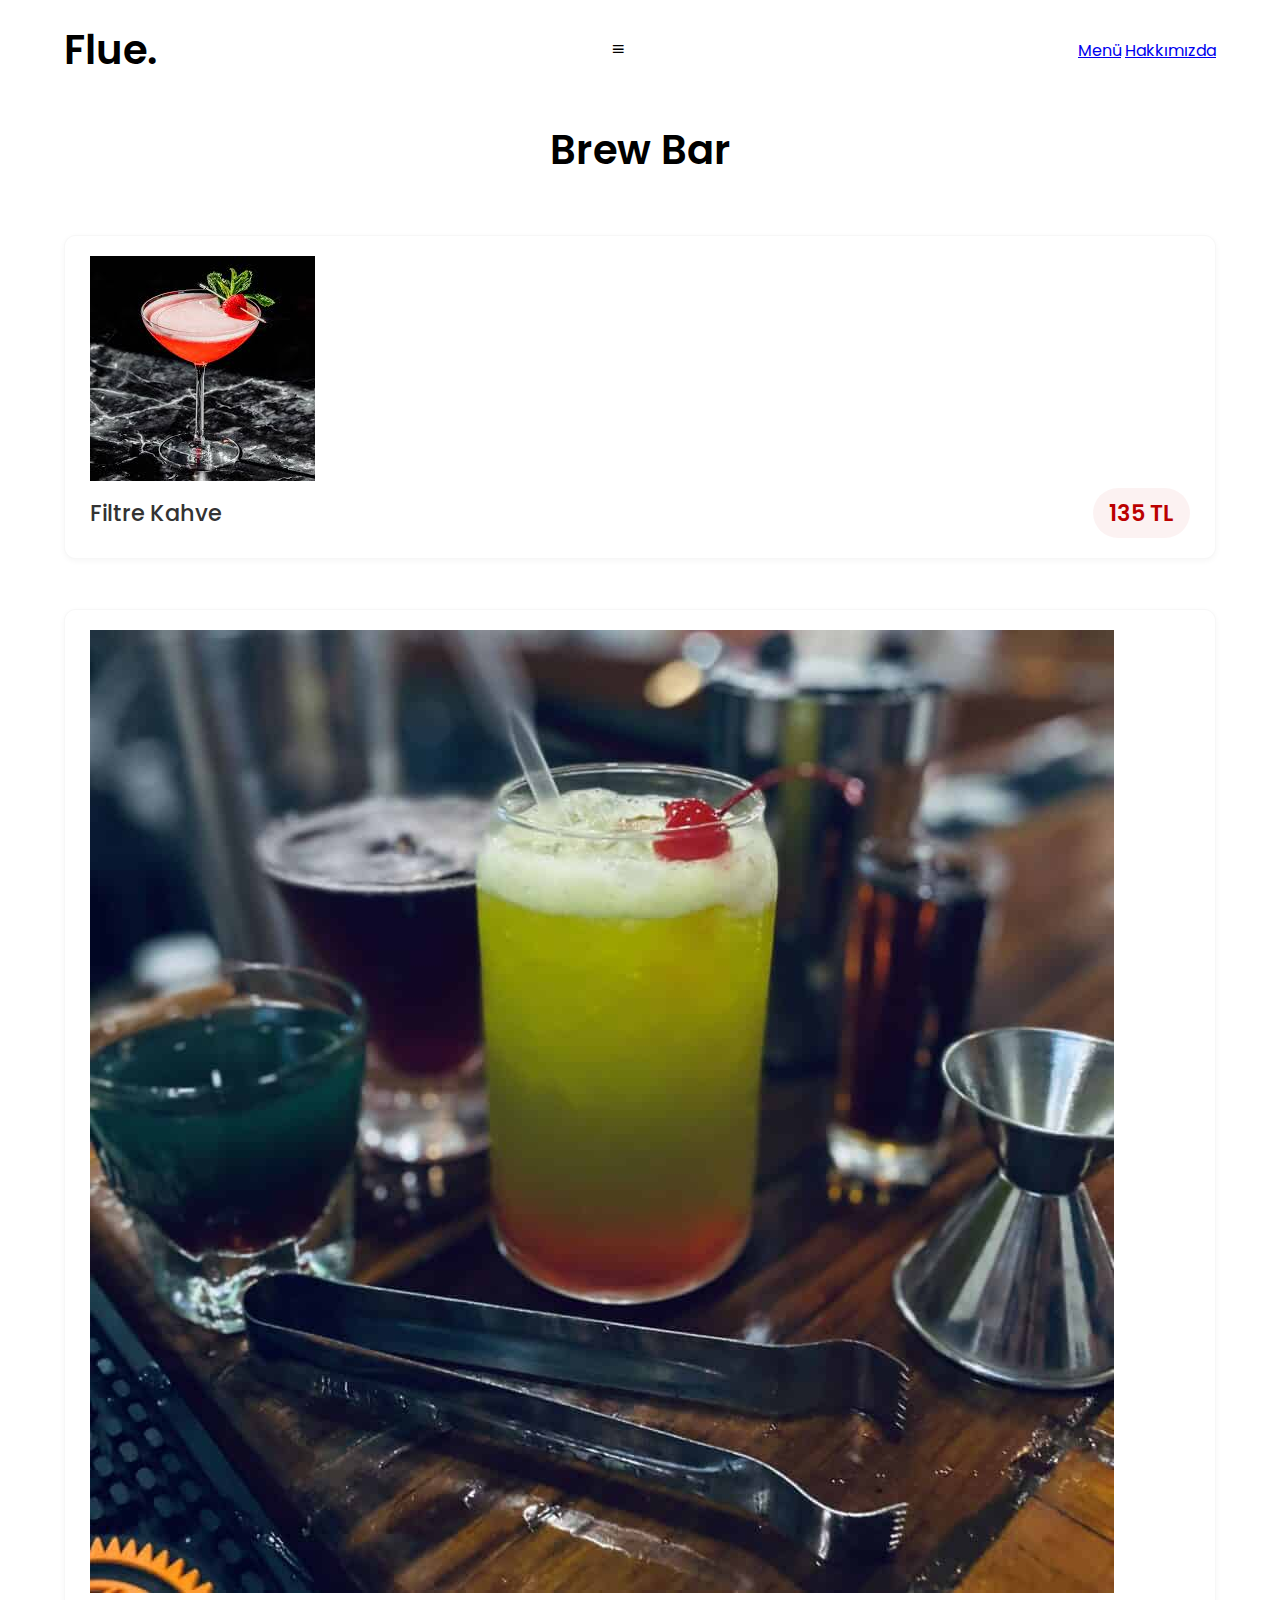
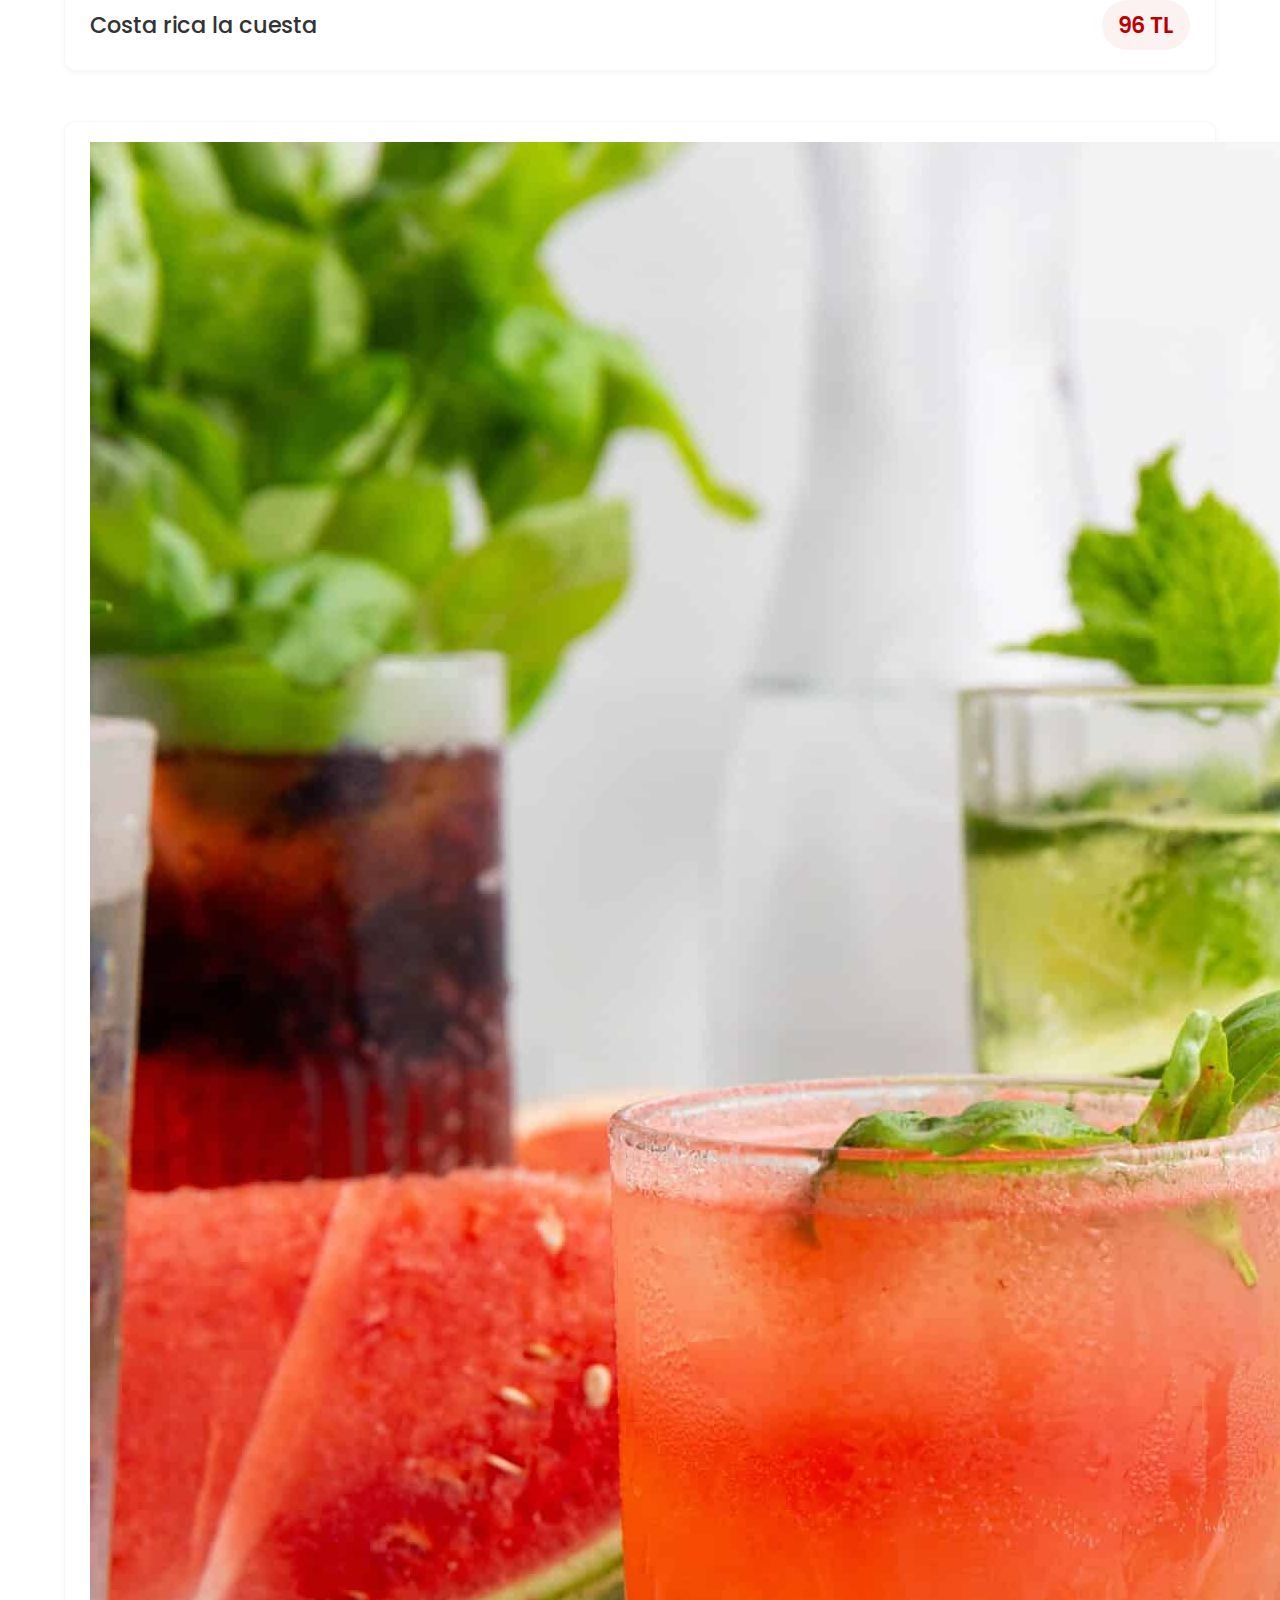
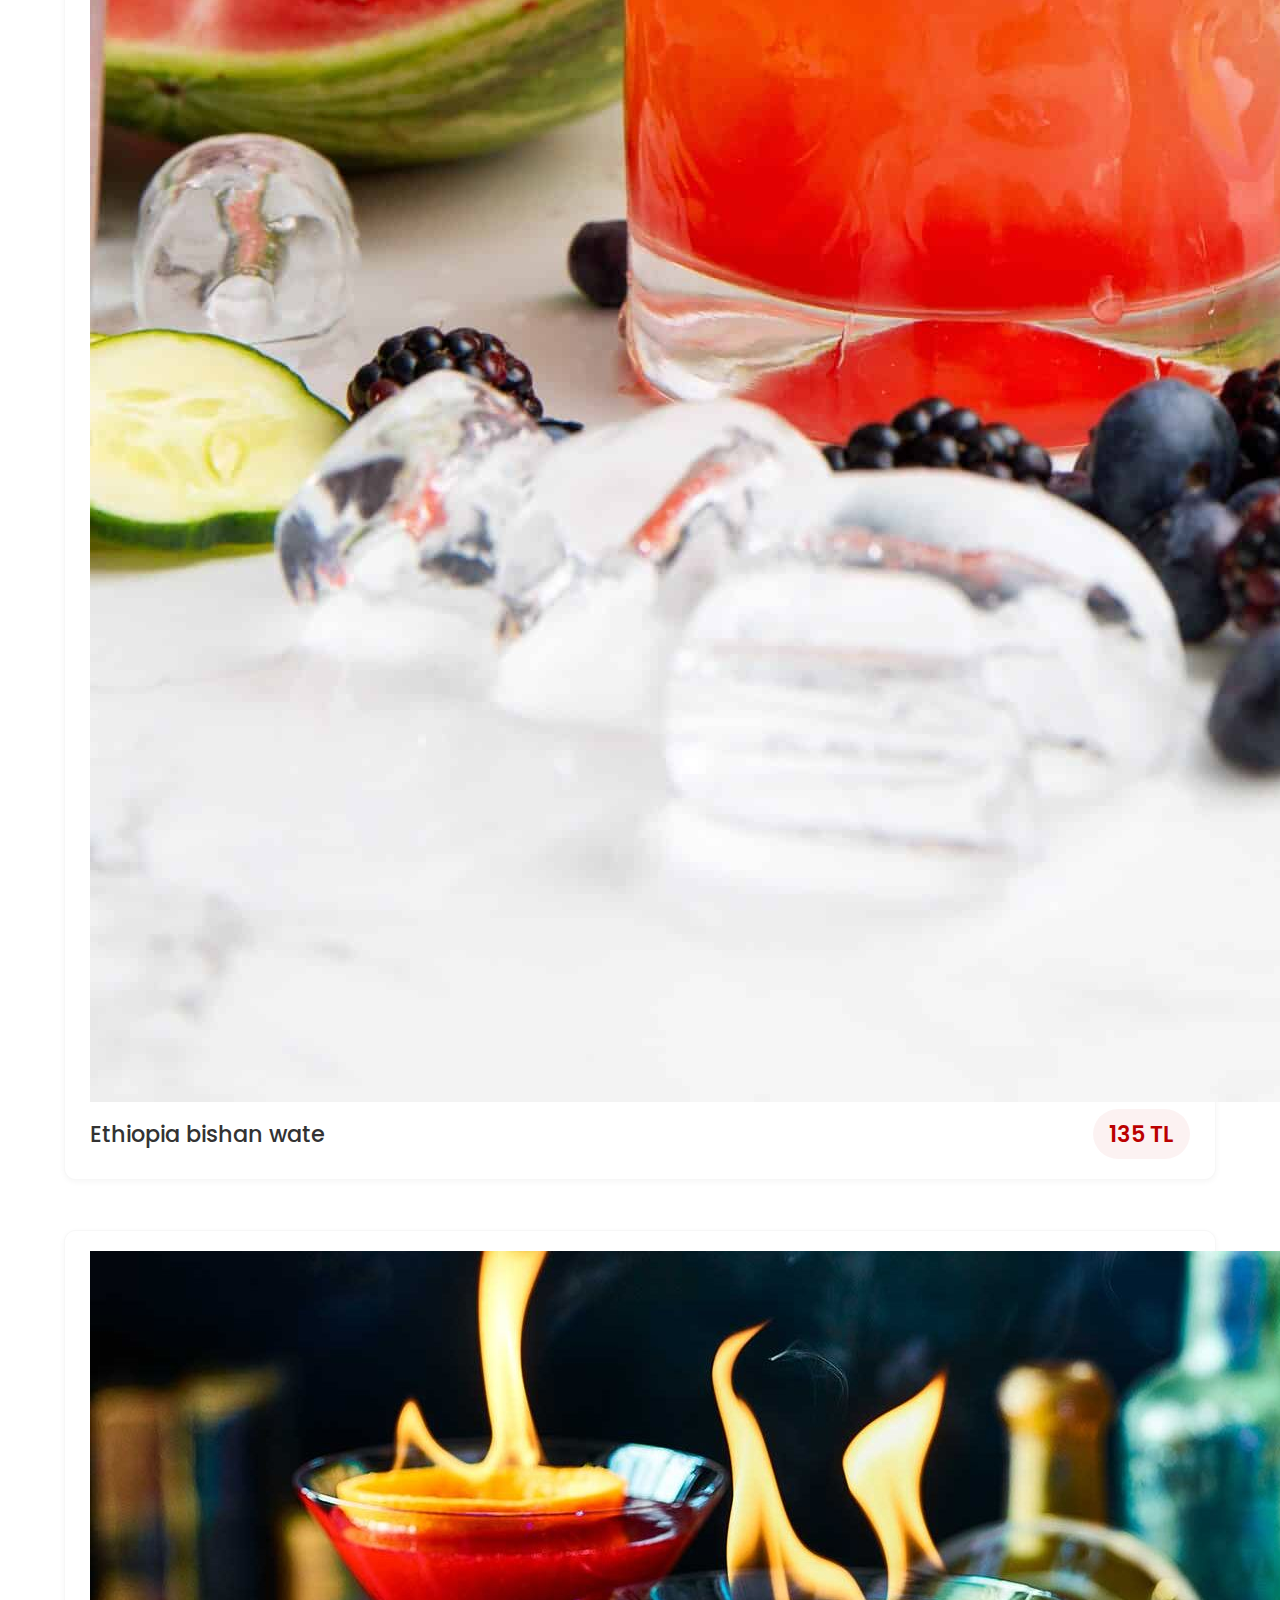
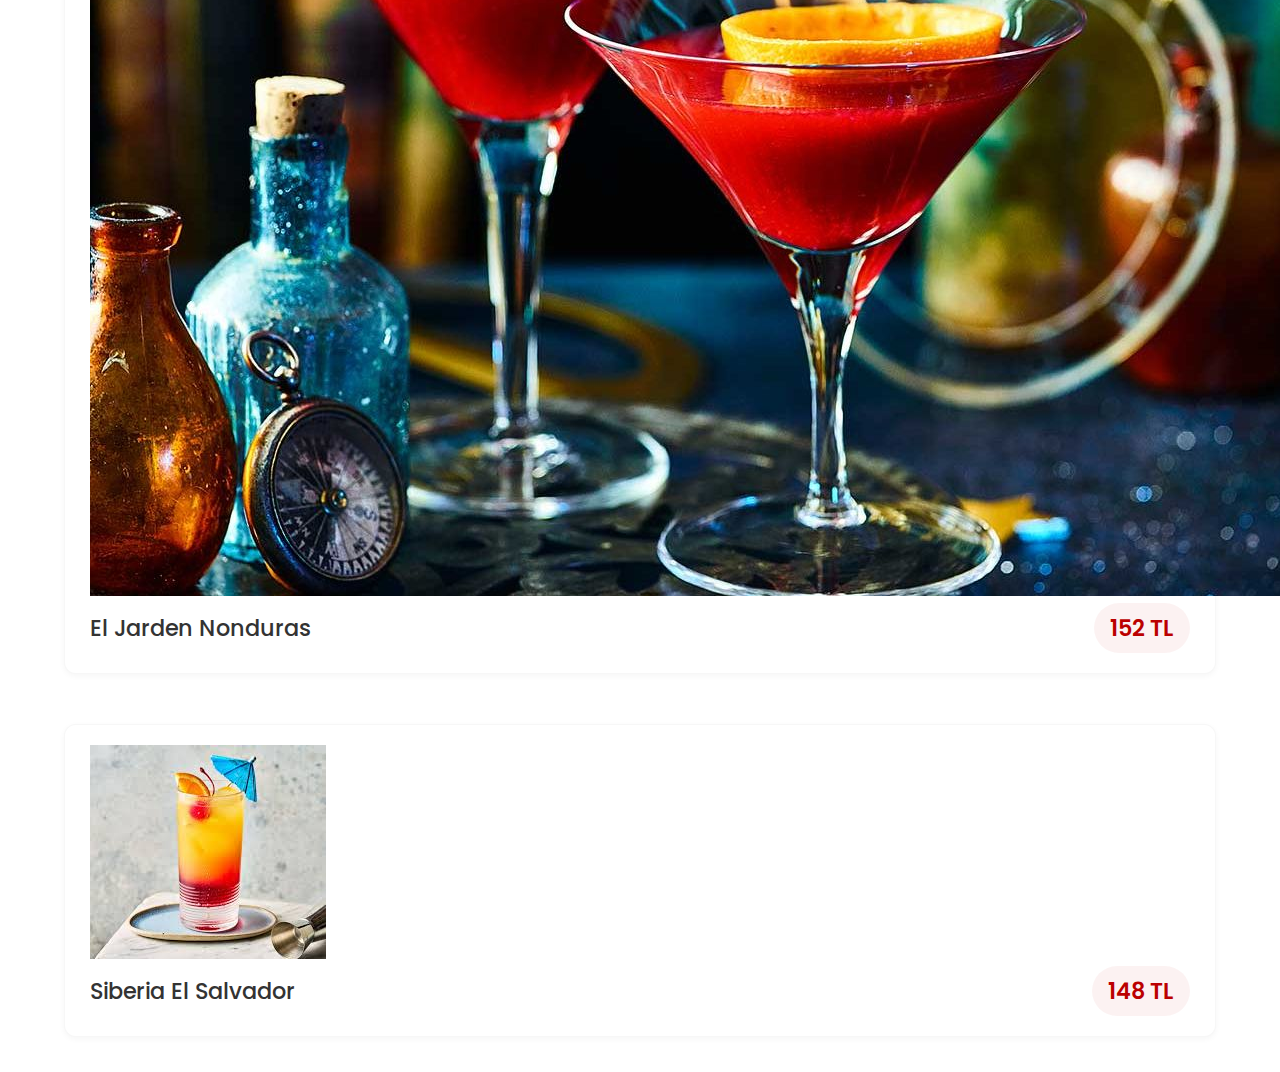
<file: brewbar.html>
<!DOCTYPE html>
<html lang="en">
<head>
    <meta charset="UTF-8">
    <meta name="viewport" content="width=device-width, initial-scale=1.0">
    <title>Brew Bar</title>
    <link rel="stylesheet" href="css/icerik.css">
    <link href='https://unpkg.com/boxicons@2.1.4/css/boxicons.min.css' rel='stylesheet'>
</head>
<body>
    <header class="header">
        <a href="index.html" class="logo">Flue.</a>
        <div id="menu-icon" class="menu-icon"><i class='bx bx-menu'></i></div>
            <nav class="navbar">
                <a href="#about">Menü</a>
                <a href="#education">Hakkımızda</a>
                <span class="active-nav"></span>
            </nav>        
    </header>
    
    <!-- Menüdeki kartlar -->
    <section class="card" id="card">
        <h2 class="heading">Brew Bar</h2>
        <div class="card-container">            
            <div class="card-box">
                <div class="image-container">
                    <img src="images/coctail2.jfif" alt="İçecek Resmi">
                </div>                
                <div class="content">
                    <h4>Filtre Kahve</h4>
                    <span>135 TL</span>
                </div>
            </div>
            <div class="card-box">                
                <div class="image-container">
                    <img src="images/hypnose.jpg" alt="İçecek Resmi">
                </div>                
                <div class="content">
                    <h4>Costa rica la cuesta </h4>
                    <span>96 TL</span>
                </div>
            </div>
            <div class="card-box">                
                <div class="image-container">
                    <img src="images/redbas.jpg" alt="İçecek Resmi">
                </div>                
                <div class="content">
                    <h4>Ethiopia bishan wate</h4>
                    <span>135 TL</span>
                </div>
            </div>
            <div class="card-box">                
                <div class="image-container">
                    <img src="images/coctail3.jpg" alt="İçecek Resmi">
                </div>                
                <div class="content">
                    <h4>El Jarden Nonduras</h4>
                    <span>152 TL</span>
                </div>
            </div>
            <div class="card-box">                
                <div class="image-container">
                    <img src="images/coctail.jfif" alt="İçecek Resmi">
                </div>                
                <div class="content">
                    <h4>Siberia El Salvador</h4>
                    <span>148 TL</span>
                </div>
            </div>
        </div>

    </section>

    <script src="js/script.js"></script>
</body>
</html>
</file>
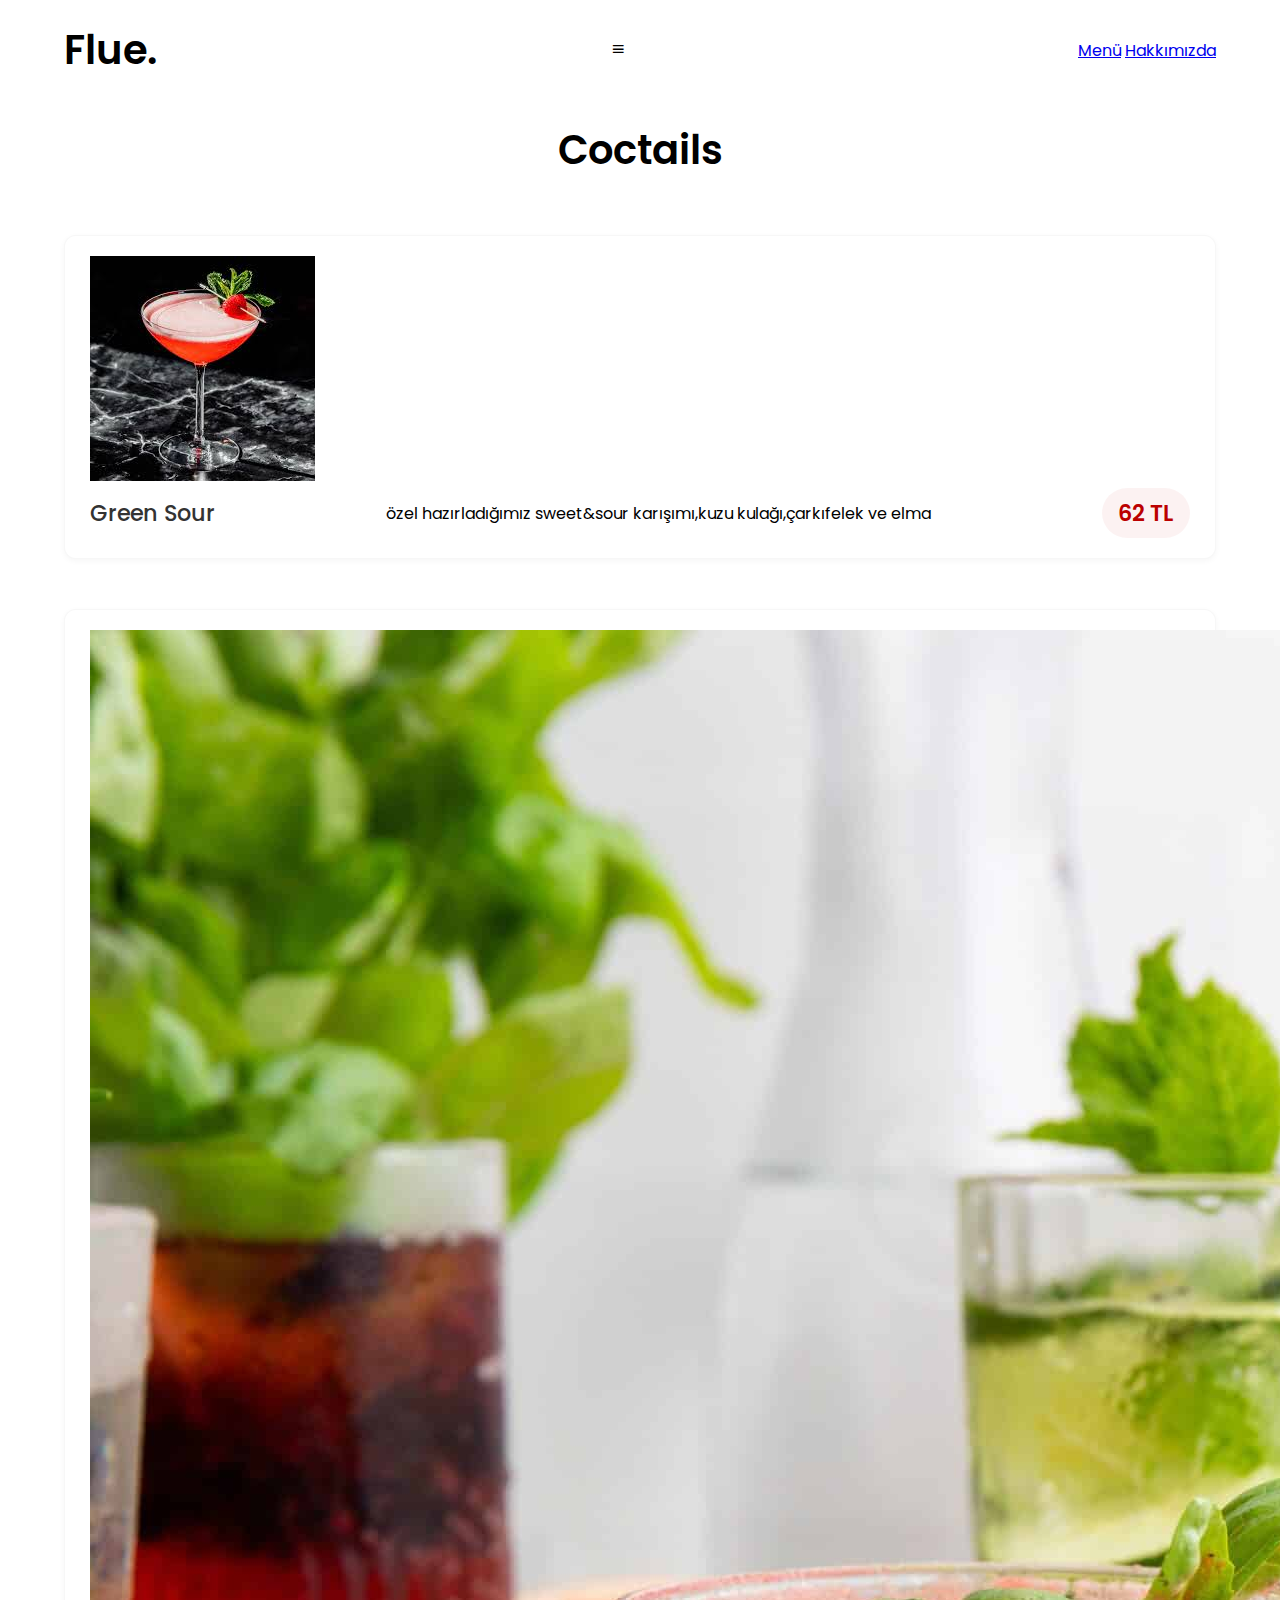
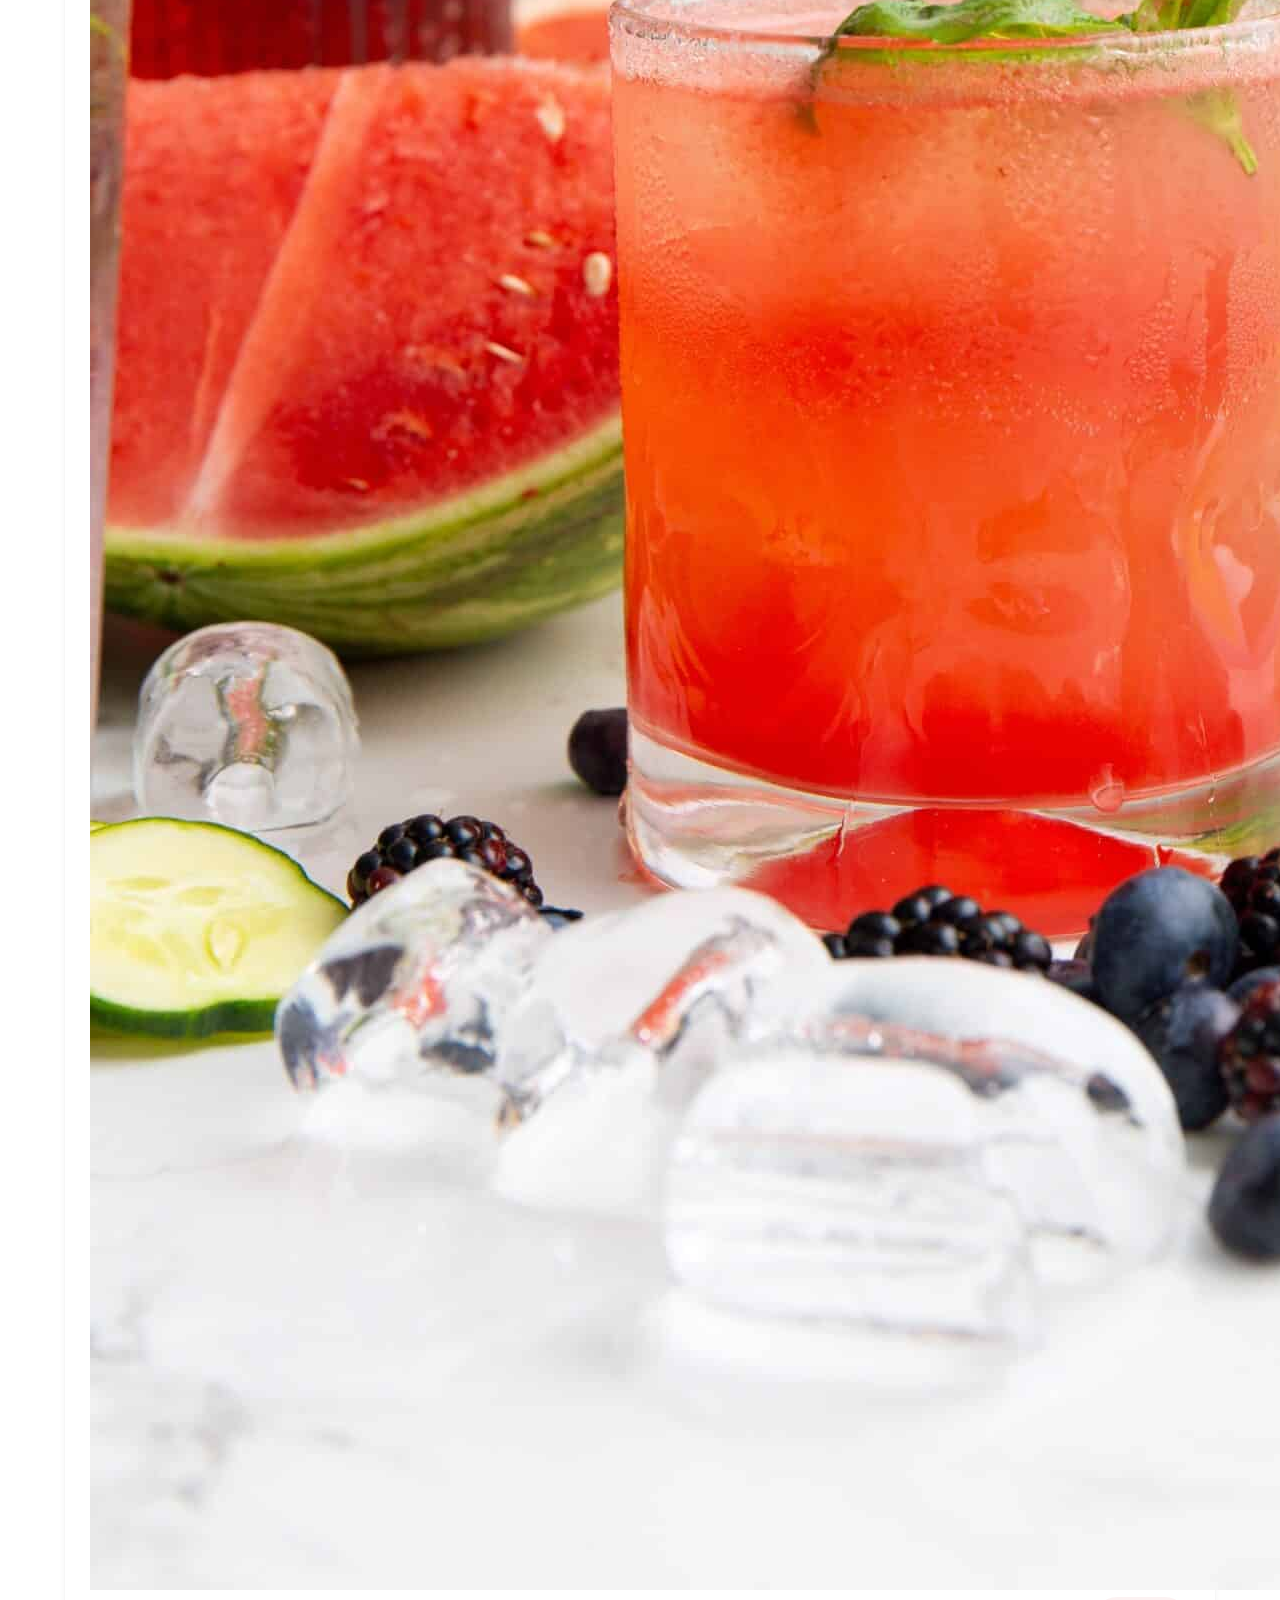
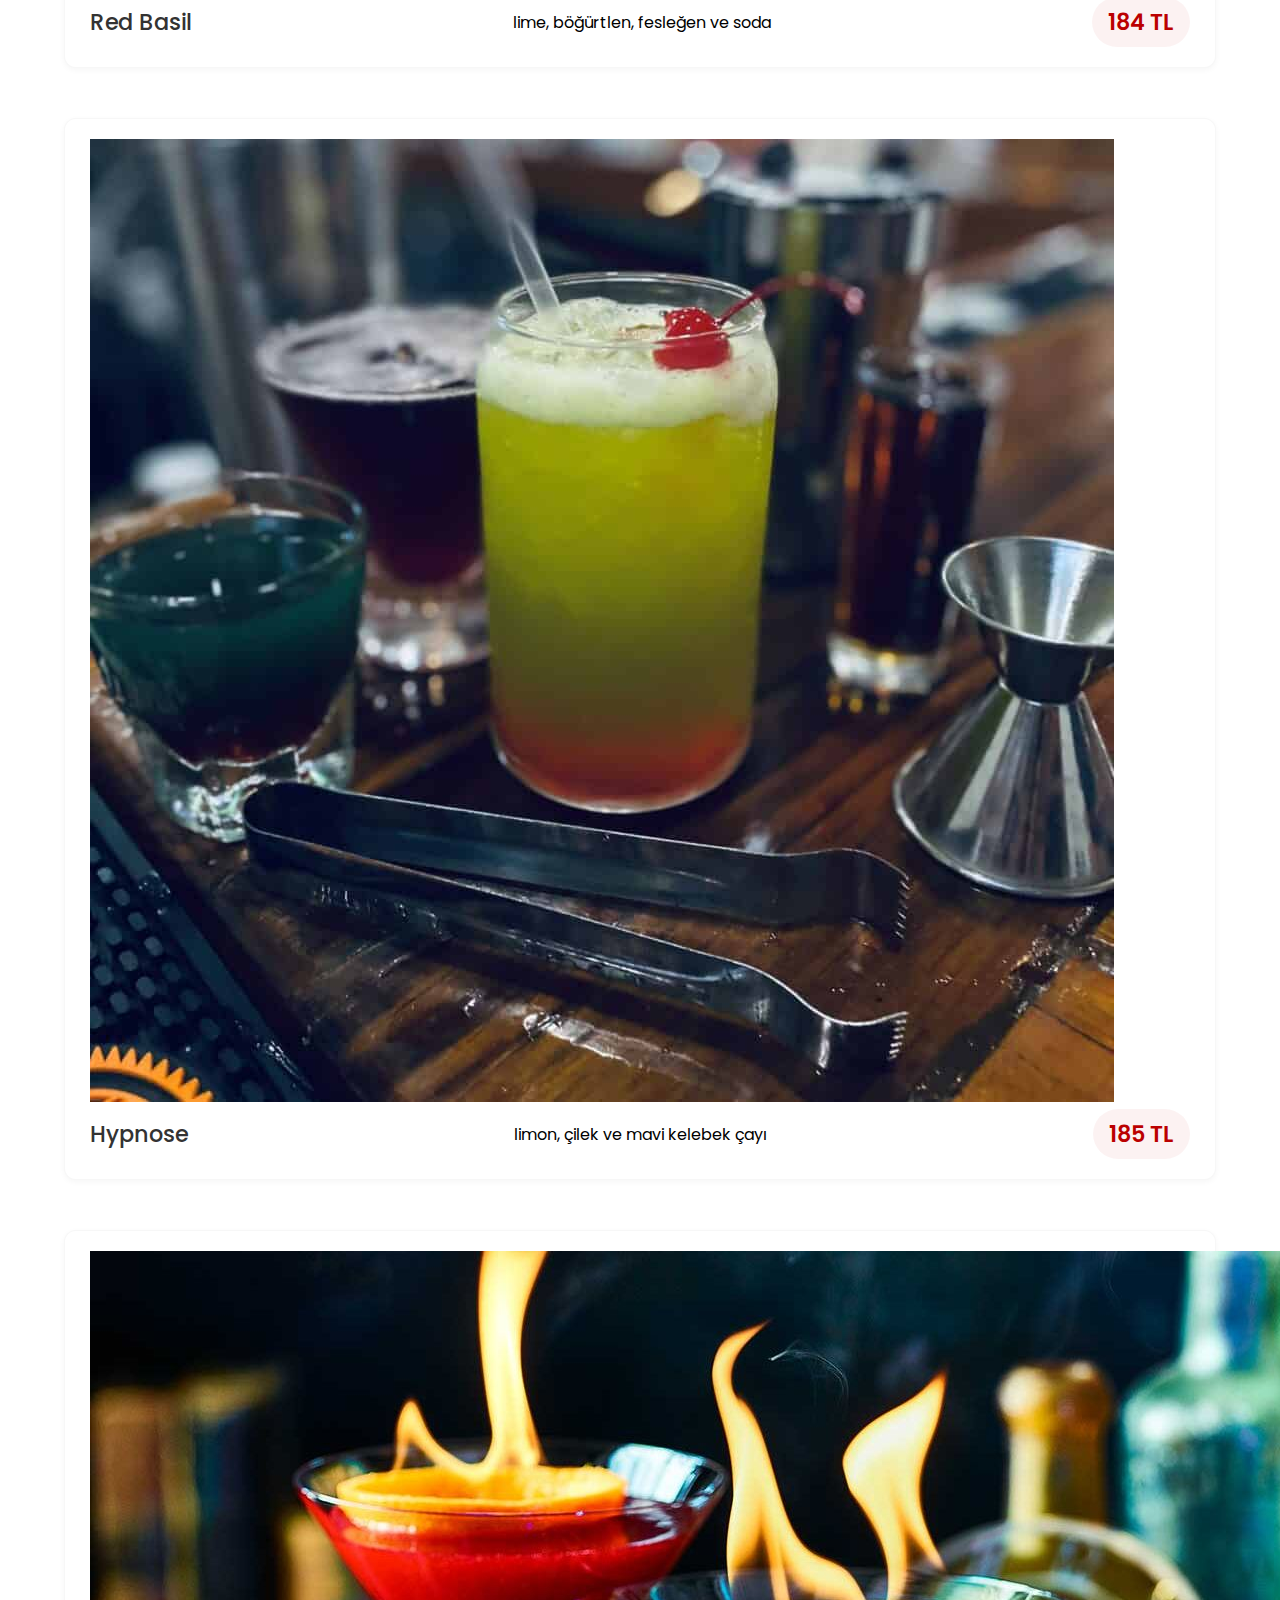
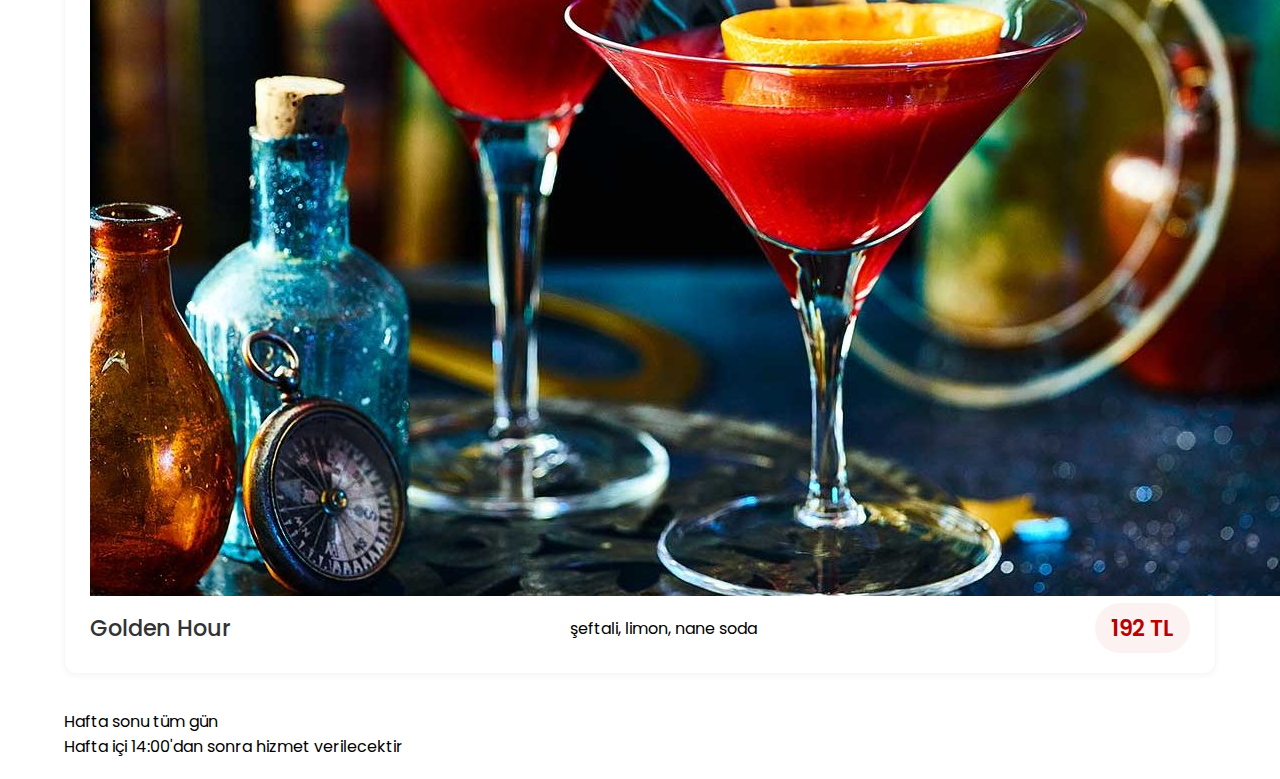
<file: coctails.html>
<!DOCTYPE html>
<html lang="en">
<head>
    <meta charset="UTF-8">
    <meta name="viewport" content="width=device-width, initial-scale=1.0">
    <title>Coctails</title>
    <link rel="stylesheet" href="css/icerik.css">
    <link href='https://unpkg.com/boxicons@2.1.4/css/boxicons.min.css' rel='stylesheet'>
</head>
<body>
    <header class="header">
        <a href="index.html" class="logo">Flue.</a>
        <div id="menu-icon" class="menu-icon"><i class='bx bx-menu'></i></div>
            <nav class="navbar">
                <a href="#about">Menü</a>
                <a href="#education">Hakkımızda</a>
                <span class="active-nav"></span>
            </nav>        
    </header>
    
    <!-- Menüdeki kartlar -->
    <section class="card" id="card">
        <h2 class="heading">Coctails</h2>
        <div class="card-container">            
            <div class="card-box">                
                <div class="image-container">
                    <img src="images/coctail2.jfif" alt="İçecek Resmi">
                </div>                
                <div class="content">
                    <h4>Green Sour</h4>
                    <p>özel hazırladığımız sweet&sour karışımı,kuzu kulağı,çarkıfelek ve elma</p>
                    <span>62 TL</span>
                </div>
            </div>
            <div class="card-box">                
                <div class="image-container">
                    <img src="images/redbas.jpg" alt="İçecek Resmi">
                </div>                
                <div class="content">
                    <h4>Red Basil</h4>
                    <p>lime, böğürtlen, fesleğen ve soda</p>
                    <span>184 TL</span>
                </div>
            </div>
            <div class="card-box">                
                <div class="image-container">
                    <img src="images/hypnose.jpg" alt="İçecek Resmi">
                </div>                
                <div class="content">
                    <h4>Hypnose</h4>
                    <p>limon, çilek ve mavi kelebek çayı</p>
                    <span>185 TL</span>
                </div>
            </div>
            <div class="card-box">                
                <div class="image-container">
                    <img src="images/coctail3.jpg" alt="İçecek Resmi">
                </div>                
                <div class="content">
                    <h4>Golden Hour</h4>
                    <p>şeftali, limon, nane soda</p>
                    <span>192 TL</span>
                </div>
            </div>
            <div class="chocolate-info">
                <p>Hafta sonu tüm gün <br>Hafta içi 14:00'dan sonra hizmet verilecektir</p>
            </div>
            
        </div>

    </section>

    <script src="js/script.js"></script>
</body>
</html>
</file>
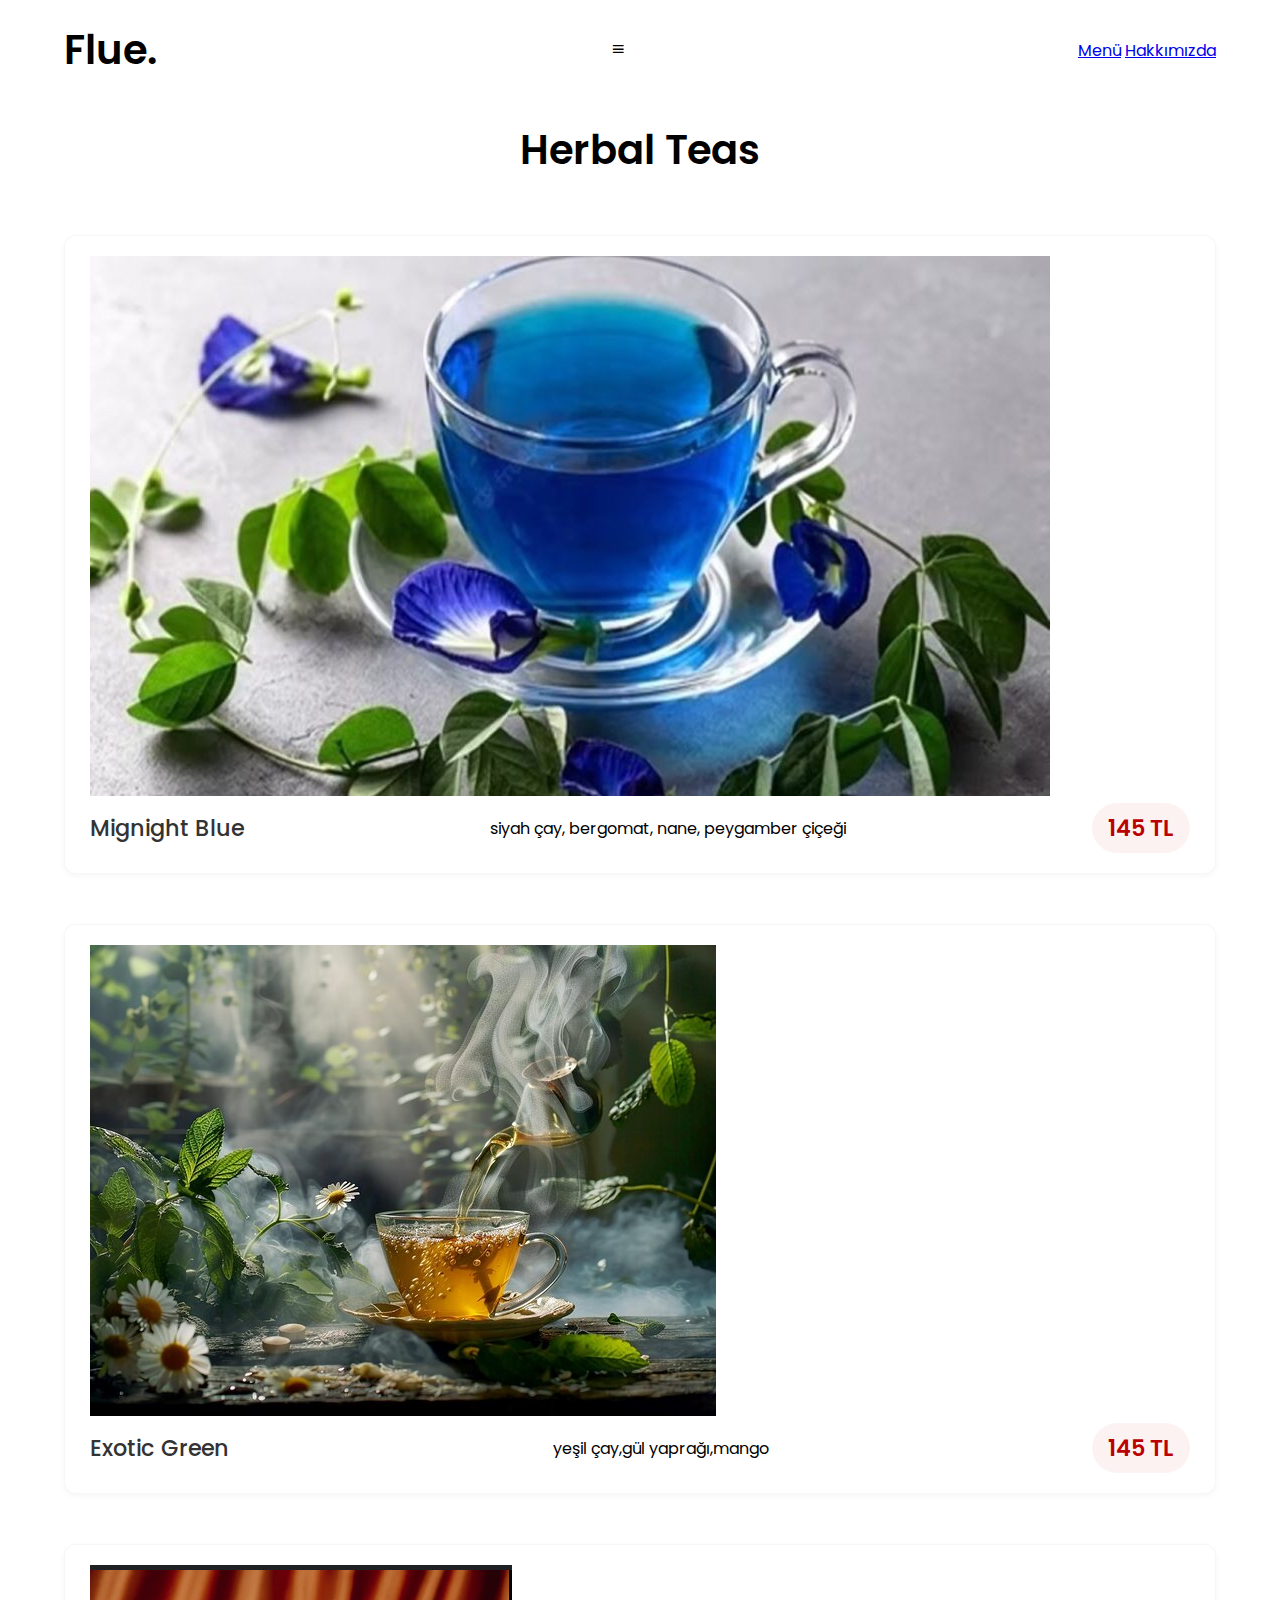
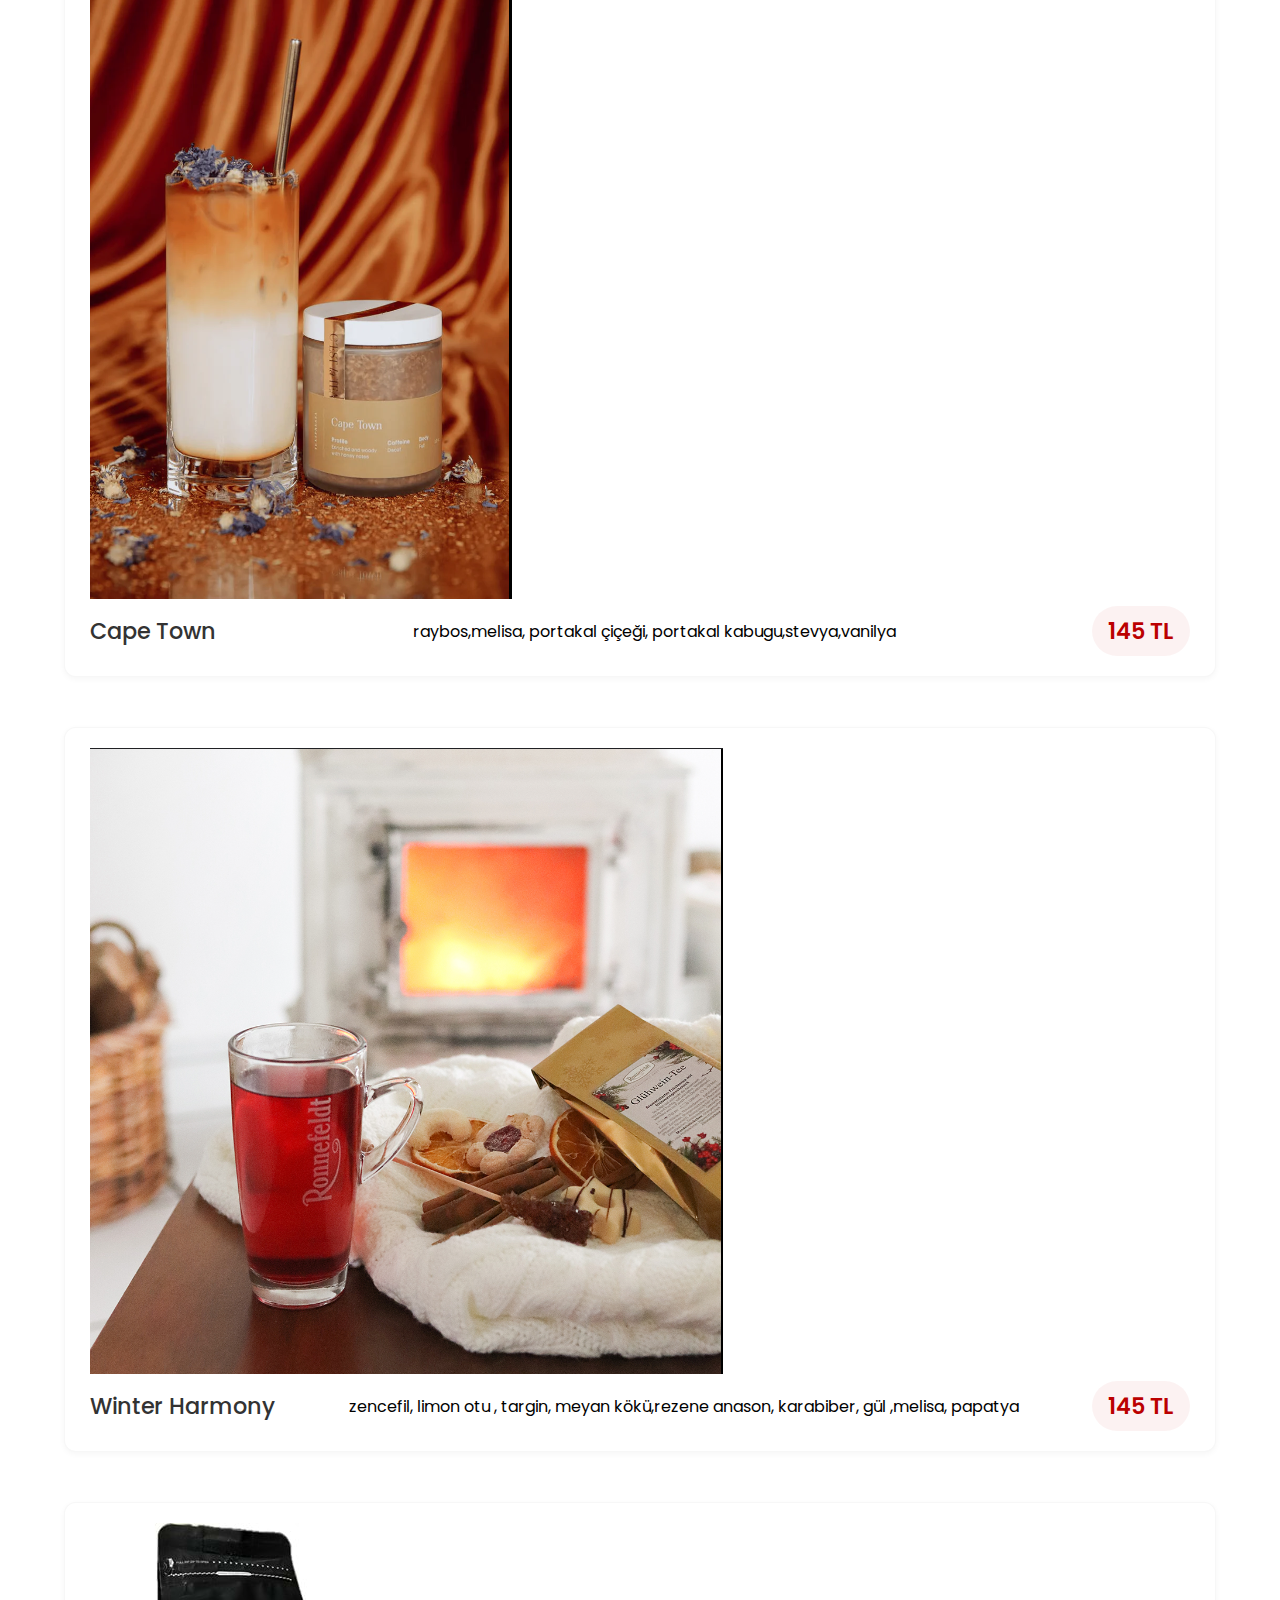
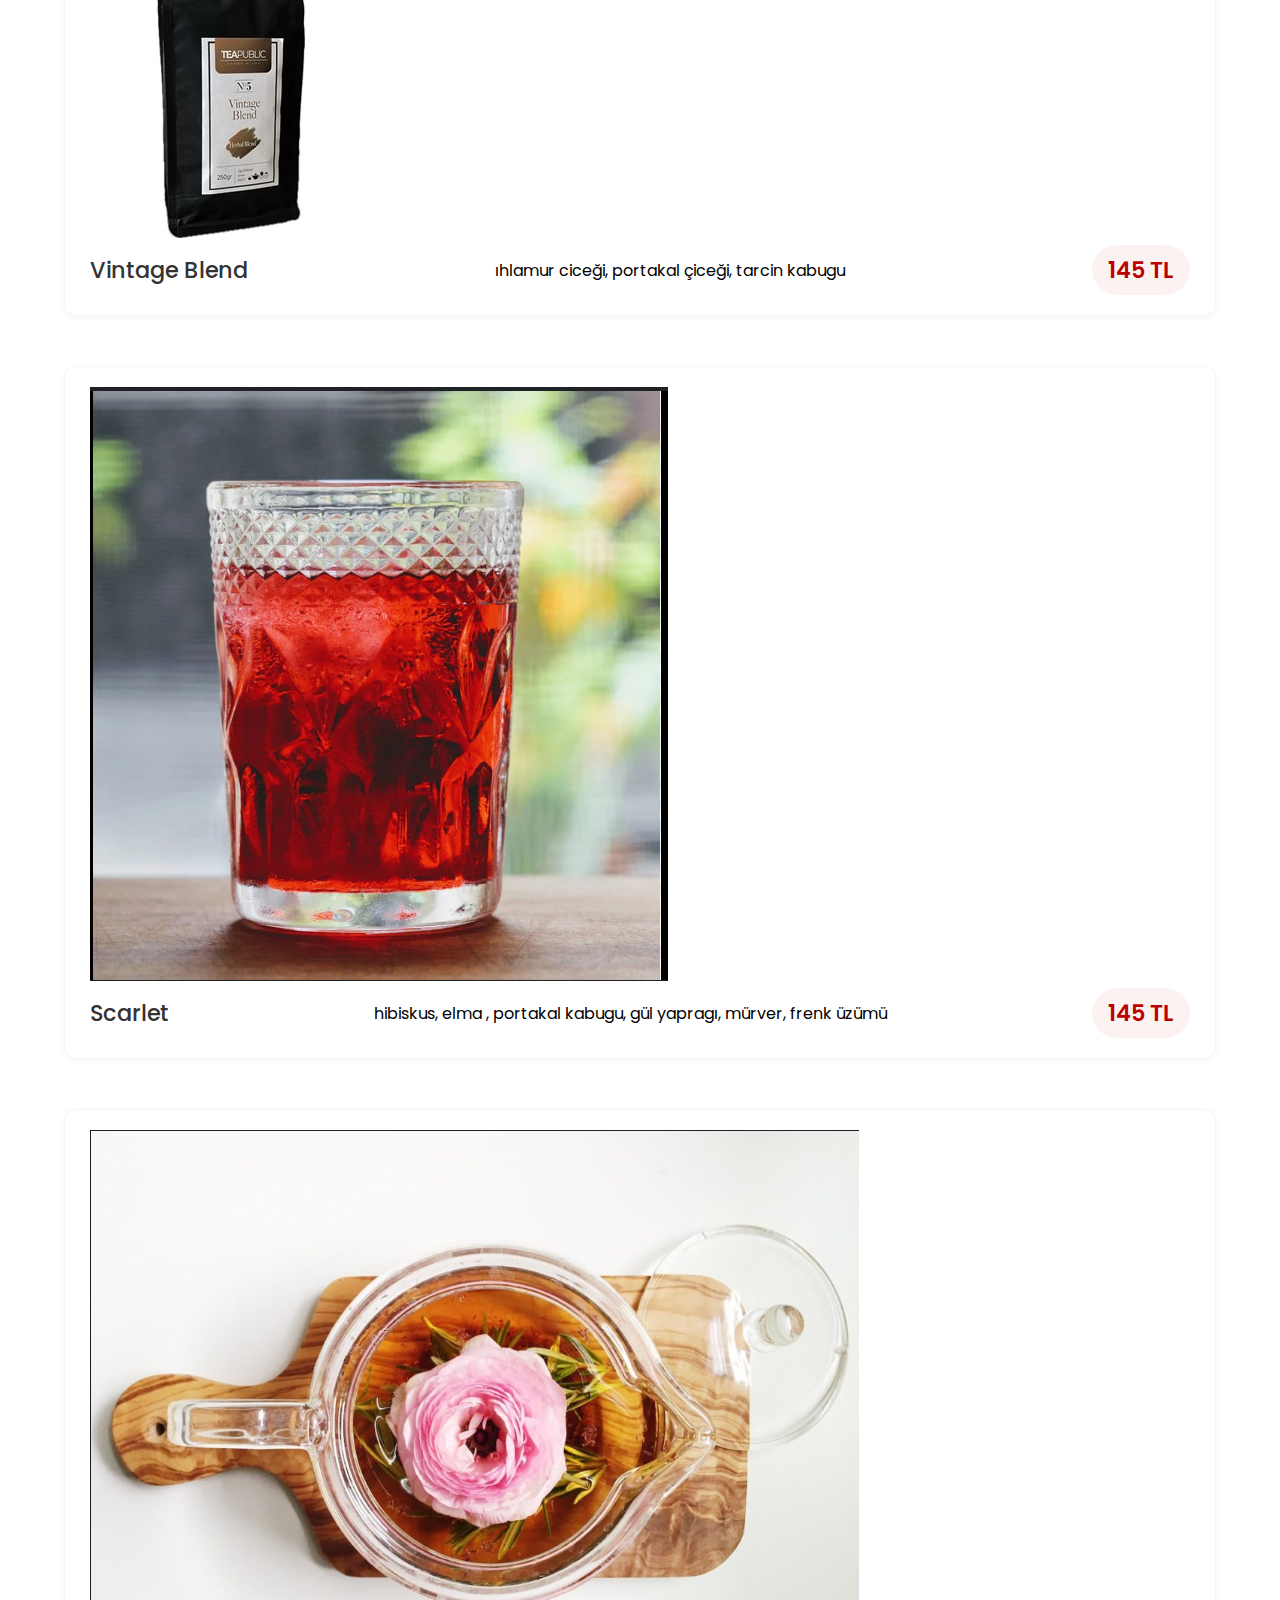
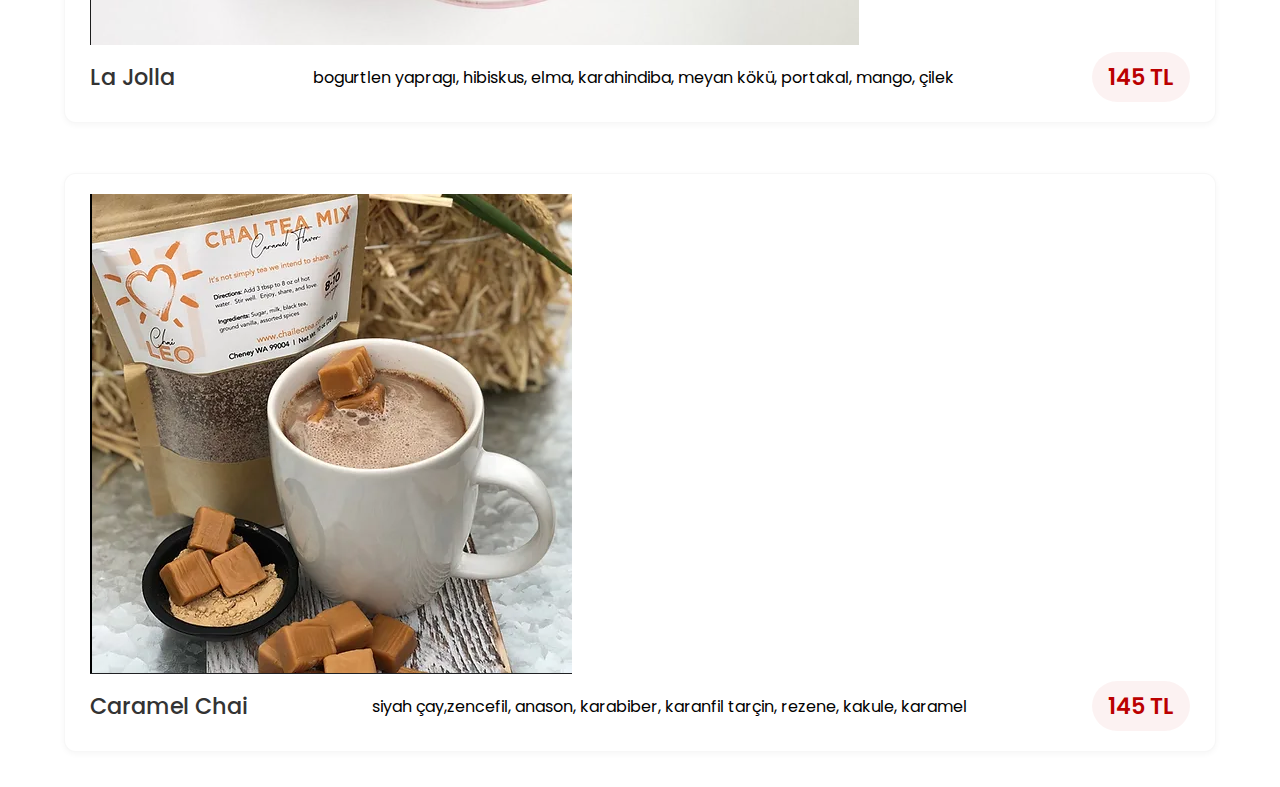
<file: herbalteas.html>
<!DOCTYPE html>
<html lang="en">
<head>
    <meta charset="UTF-8">
    <meta name="viewport" content="width=device-width, initial-scale=1.0">
    <title>Herbal Teas</title>
    <link rel="stylesheet" href="css/icerik.css">
    <link href='https://unpkg.com/boxicons@2.1.4/css/boxicons.min.css' rel='stylesheet'>
</head>
<body>
    <header class="header">
        <a href="index.html" class="logo">Flue.</a>
        <div id="menu-icon" class="menu-icon"><i class='bx bx-menu'></i></div>
            <nav class="navbar">
                <a href="#about">Menü</a>
                <a href="#education">Hakkımızda</a>
                <span class="active-nav"></span>
            </nav>        
    </header>
    
    <!-- Menüdeki kartlar -->
    <section class="card" id="card">
        <h2 class="heading">Herbal Teas</h2>
        <div class="card-container">            
            <div class="card-box">                
                <div class="image-container">
                    <img src="images/midnight.jpg" alt="İçecek Resmi">
                </div>                
                <div class="content">
                    <h4>Mignight Blue</h4>
                    <p>siyah çay, bergomat, nane, peygamber çiçeği</p>
                    <span>145 TL</span>
                </div>
            </div>
            <div class="card-box">                
                <div class="image-container">
                    <img src="images/exotic.jpg" alt="İçecek Resmi">
                </div>                
                <div class="content">
                    <h4>Exotic Green</h4>
                    <p>yeşil çay,gül yaprağı,mango</p>
                    <span>145 TL</span>
                </div>
            </div>
            <div class="card-box">                
                <div class="image-container">
                    <img src="images/capetown.png" alt="İçecek Resmi">
                </div>                
                <div class="content">
                    <h4>Cape Town</h4>
                    <p>raybos,melisa, portakal çiçeği, portakal kabugu,stevya,vanilya</p>
                    <span>145 TL</span>
                </div>
            </div>
            <div class="card-box">                
                <div class="image-container">
                    <img src="images/winter.png" alt="İçecek Resmi">
                </div>                
                <div class="content">
                    <h4>Winter Harmony</h4>
                    <p>zencefil, limon otu , targin, meyan kökü,rezene anason, karabiber, gül ,melisa, papatya</p>
                    <span>145 TL</span>
                </div>
            </div>
            <div class="card-box">                
                <div class="image-container">
                    <img src="images/vintage.png" alt="İçecek Resmi">
                </div>                
                <div class="content">
                    <h4>Vintage Blend</h4>
                    <p>ıhlamur ciceği, portakal çiceği, tarcin kabugu</p>
                    <span>145 TL</span>
                </div>
            </div>
            <div class="card-box">                
                <div class="image-container">
                    <img src="images/scarlet.png" alt="İçecek Resmi">
                </div>                
                <div class="content">
                    <h4>Scarlet</h4>
                    <p>hibiskus, elma , portakal kabugu, gül yapragı, mürver, frenk üzümü</p>
                    <span>145 TL</span>
                </div>
            </div>
            <div class="card-box">                
                <div class="image-container">
                    <img src="images/jolla.png" alt="İçecek Resmi">
                </div>                
                <div class="content">
                    <h4>La Jolla</h4>
                    <p>bogurtlen yapragı, hibiskus, elma, karahindiba, meyan kökü, portakal, mango, çilek</p>
                    <span>145 TL</span>
                </div>
            </div>
            <div class="card-box">                
                <div class="image-container">
                    <img src="images/caramel.png" alt="İçecek Resmi">
                </div>                
                <div class="content">
                    <h4>Caramel Chai</h4>
                    <p>siyah çay,zencefil, anason, karabiber, karanfil tarçin, rezene, kakule, karamel</p>
                    <span>145 TL</span>
                </div>
            </div>
        </div>

    </section>

    <script src="js/script.js"></script>
</body>
</html>
</file>
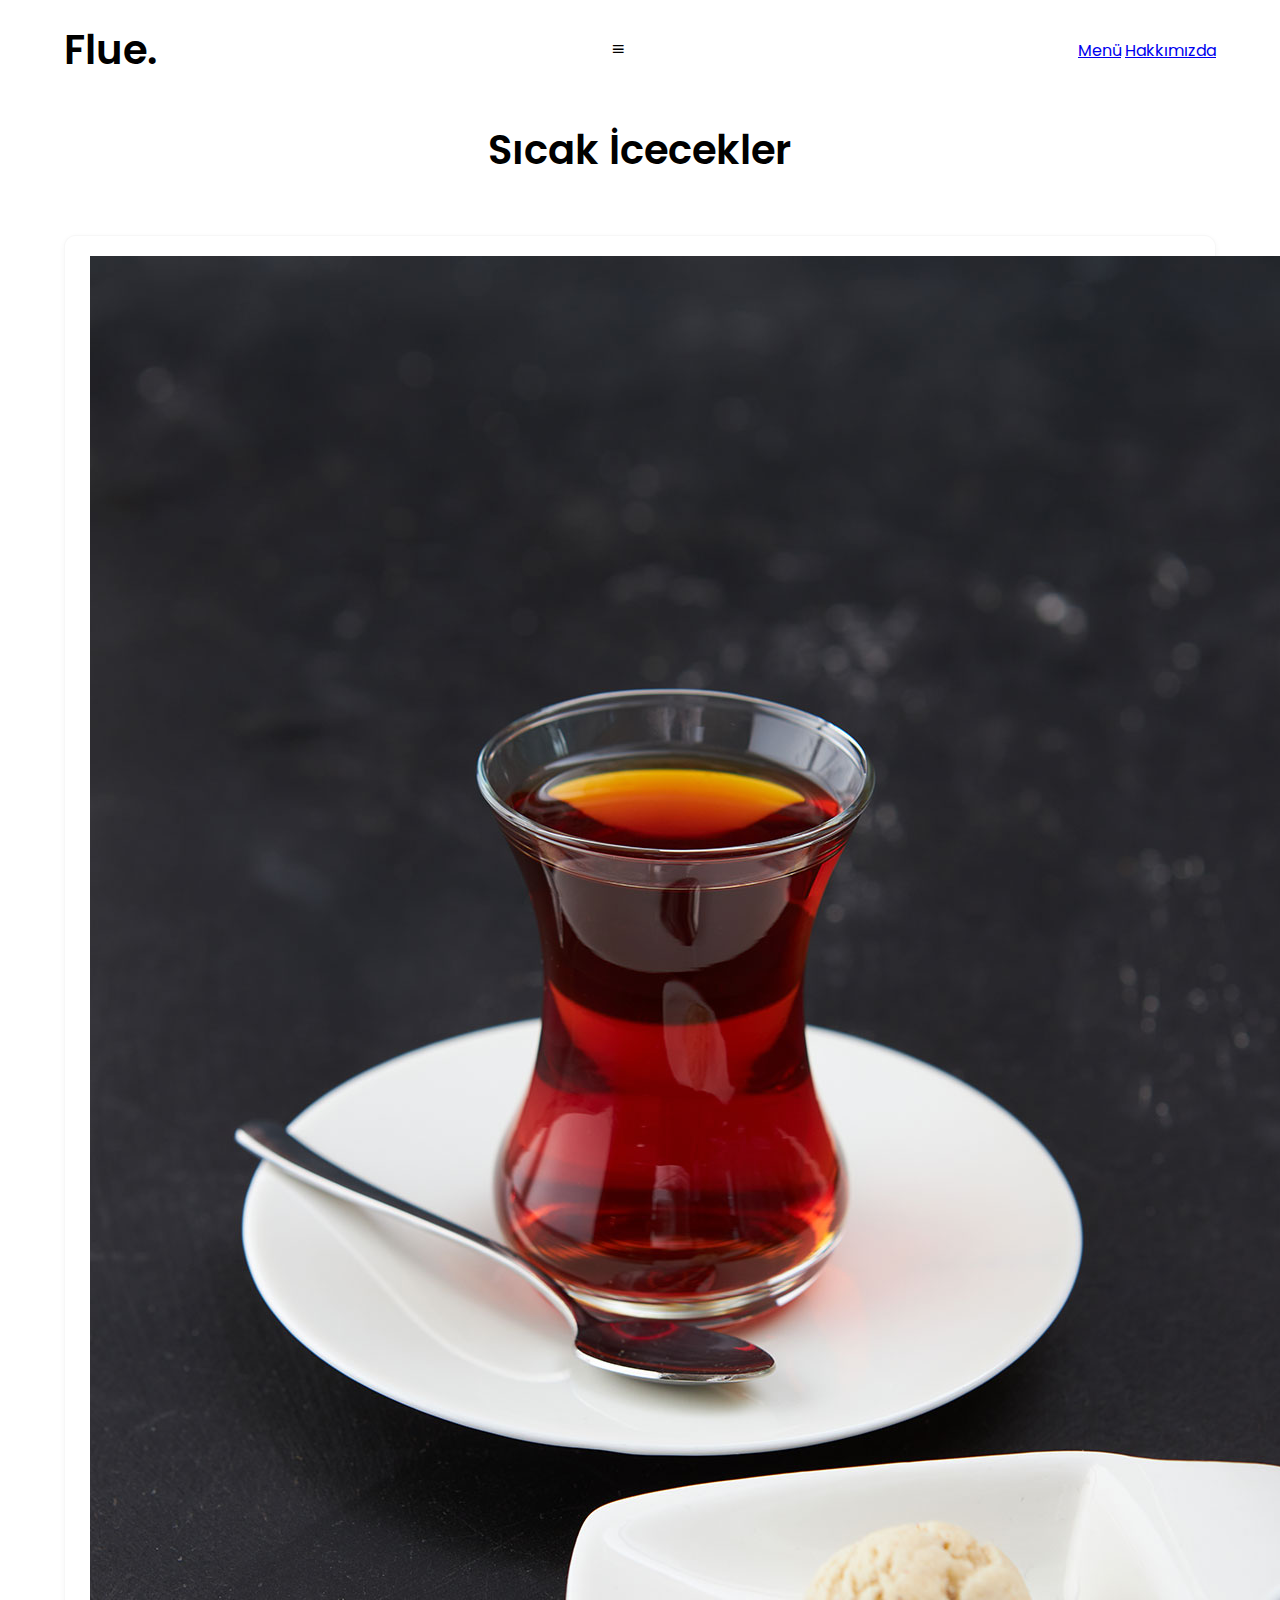
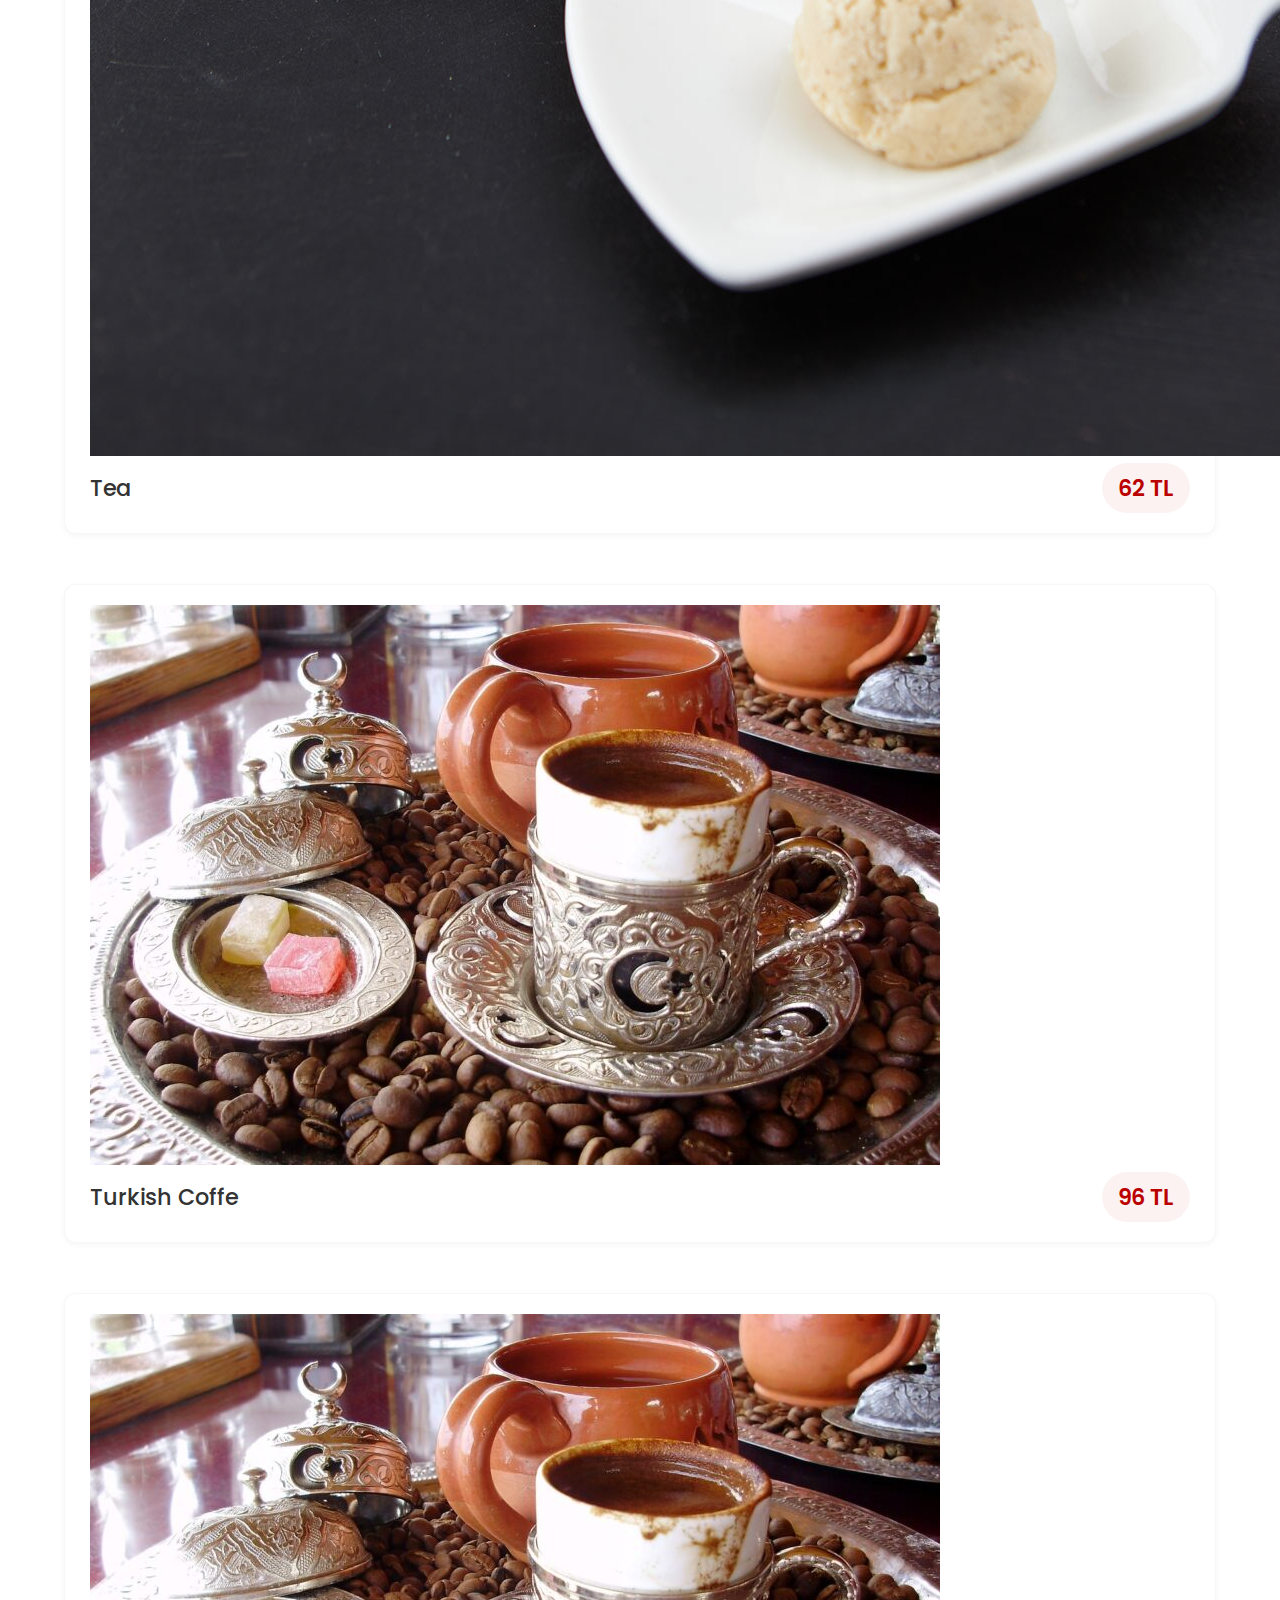
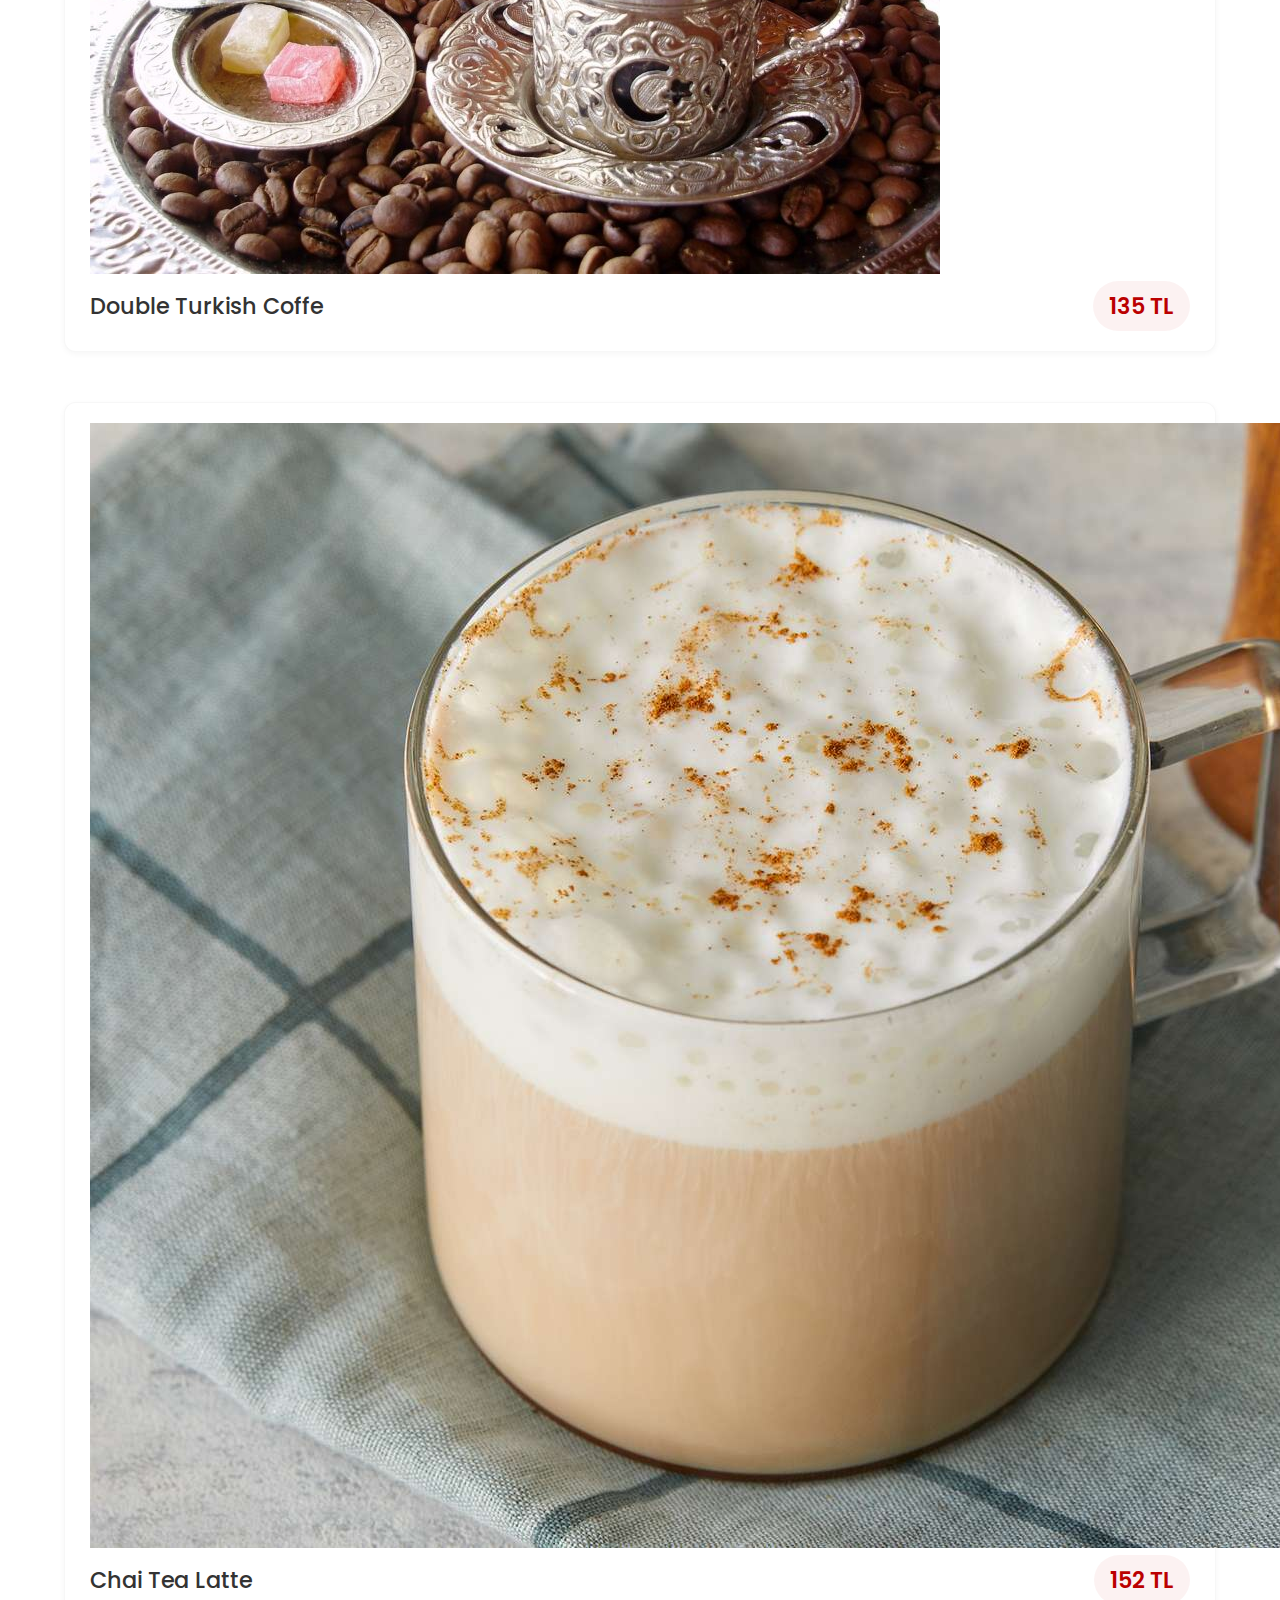
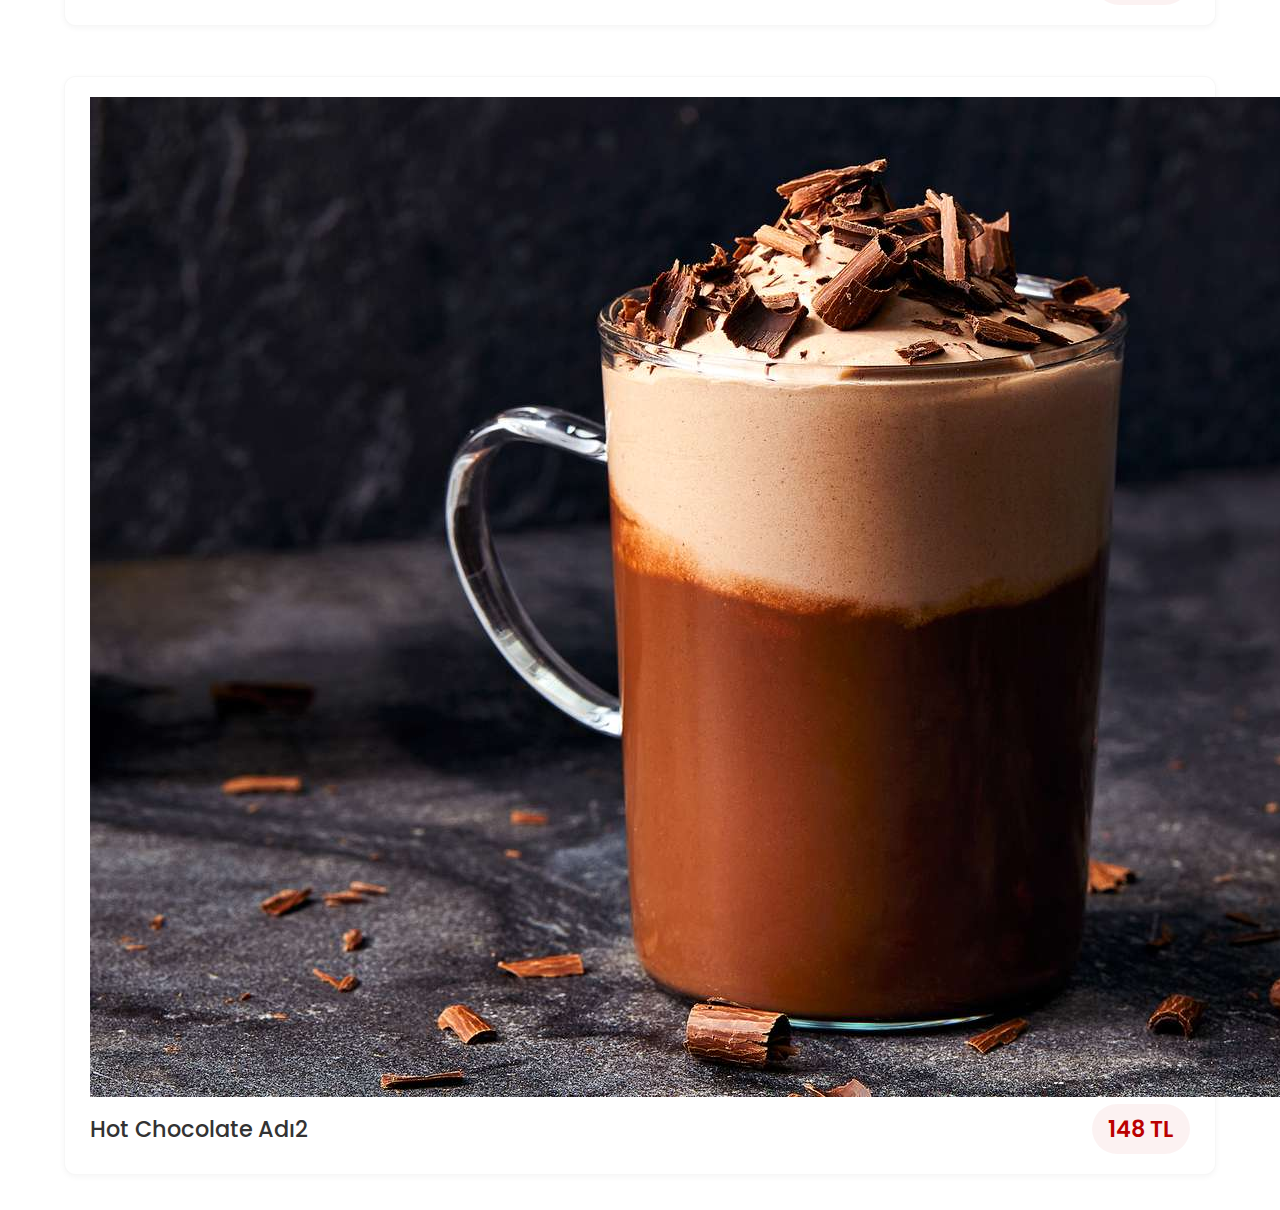
<file: sicakicecekler.html>
<!DOCTYPE html>
<html lang="en">
<head>
    <meta charset="UTF-8">
    <meta name="viewport" content="width=device-width, initial-scale=1.0">
    <title>Sıcak İcecekler</title>
    <link rel="stylesheet" href="css/icerik.css">
    <link href='https://unpkg.com/boxicons@2.1.4/css/boxicons.min.css' rel='stylesheet'>
</head>
<body>
    <header class="header">
        <a href="index.html" class="logo">Flue.</a>
        <div id="menu-icon" class="menu-icon"><i class='bx bx-menu'></i></div>
            <nav class="navbar">
                <a href="#about">Menü</a>
                <a href="#education">Hakkımızda</a>
                <span class="active-nav"></span>
            </nav>        
    </header>
    
    <!-- Menüdeki kartlar -->
    <section class="card" id="card">
        <h2 class="heading">Sıcak İcecekler</h2>
        <div class="card-container">            
            <div class="card-box">                
                <div class="image-container">
                    <img src="images/hot2.jpg" alt="İçecek Resmi">
                </div>                
                <div class="content">
                    <h4>Tea</h4>
                    <span>62 TL</span>
                </div>
            </div>
            <div class="card-box">                
                <div class="image-container">
                    <img src="images/coffe.jpg" alt="İçecek Resmi">
                </div>                
                <div class="content">
                    <h4>Turkish Coffe</h4>
                    <span>96 TL</span>
                </div>
            </div>
            <div class="card-box">                
                <div class="image-container">
                    <img src="images/coffe.jpg" alt="İçecek Resmi">
                </div>                
                <div class="content">
                    <h4>Double Turkish Coffe</h4>
                    <span>135 TL</span>
                </div>
            </div>
            <div class="card-box">                
                <div class="image-container">
                    <img src="images/tealatte.jpg" alt="İçecek Resmi">
                </div>                
                <div class="content">
                    <h4>Chai Tea Latte</h4>
                    <span>152 TL</span>
                </div>
            </div>
            <div class="card-box">                
                <div class="image-container">
                    <img src="images/hotchoclate.jpg" alt="İçecek Resmi">
                </div>                
                <div class="content">
                    <h4>Hot Chocolate Adı2</h4>
                    <span>148 TL</span>
                </div>
            </div>
        </div>

    </section>

    <script src="js/script.js"></script>
</body>
</html>
</file>
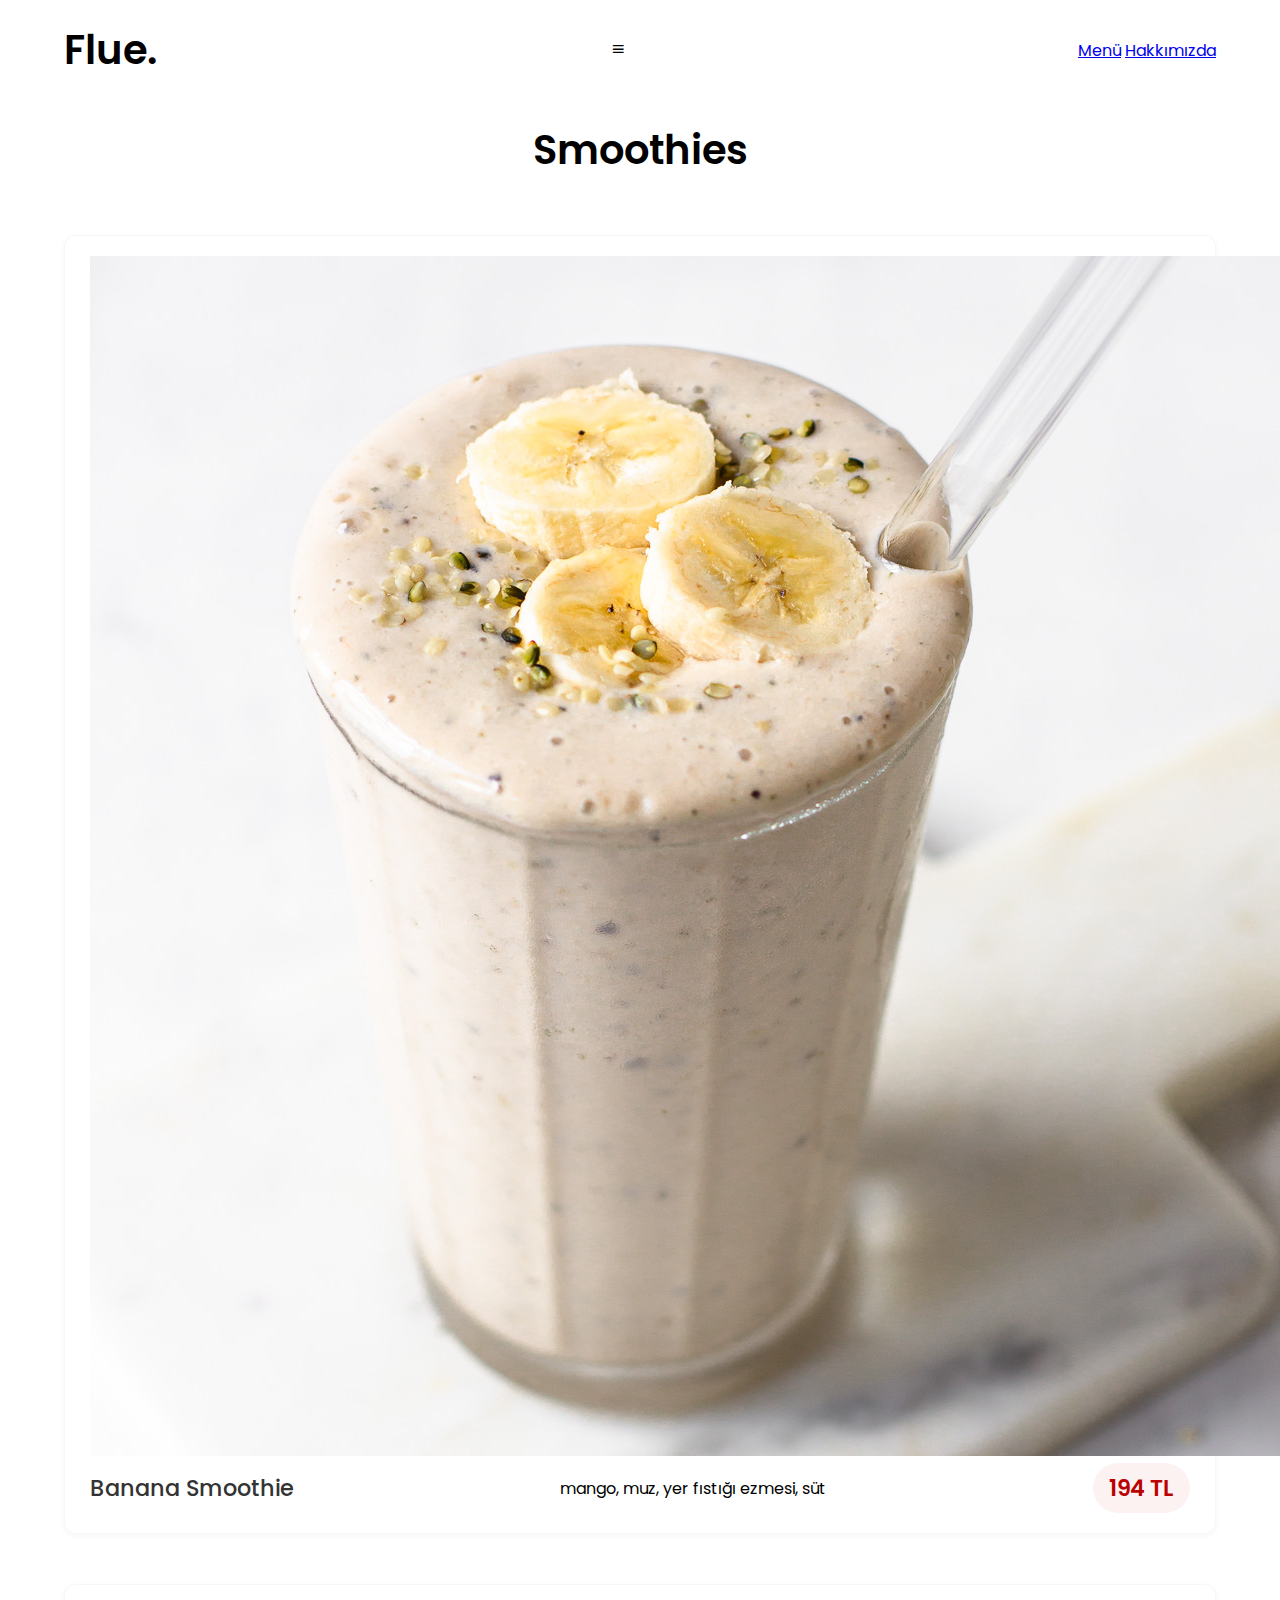
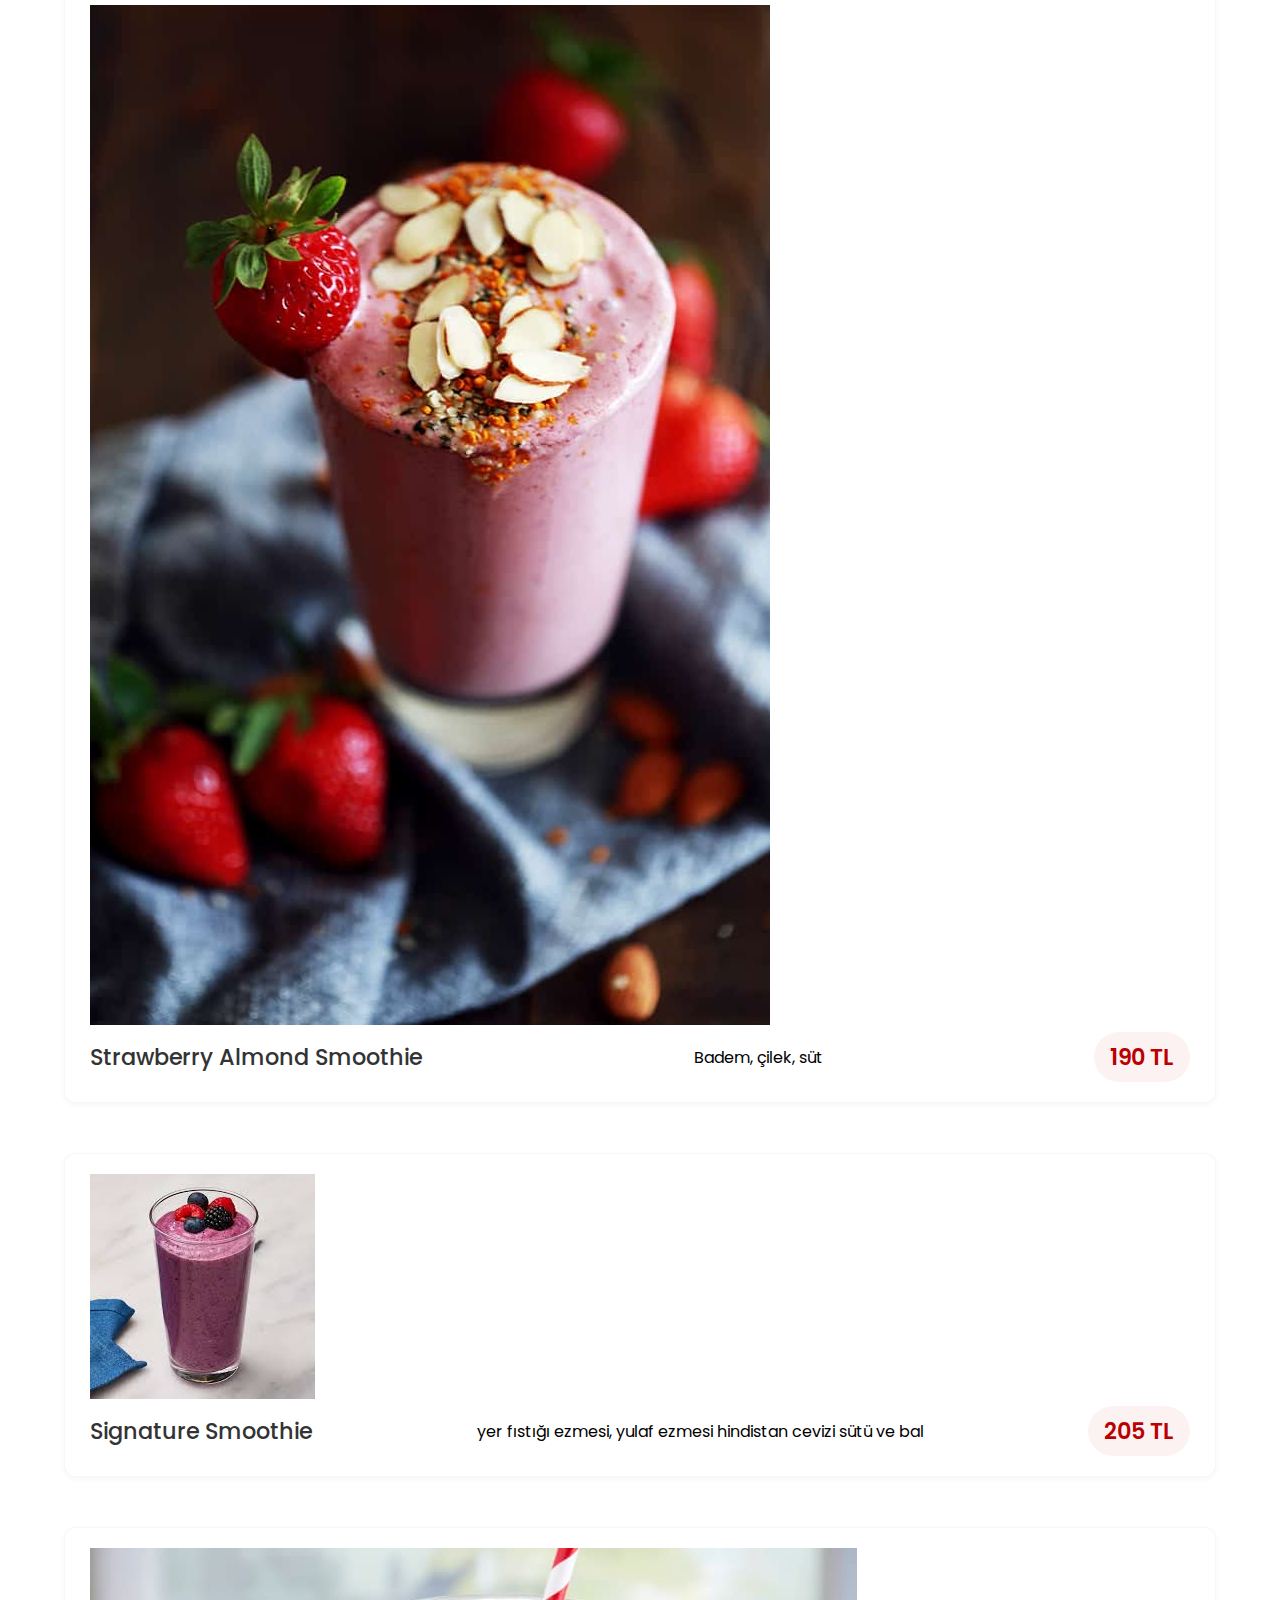
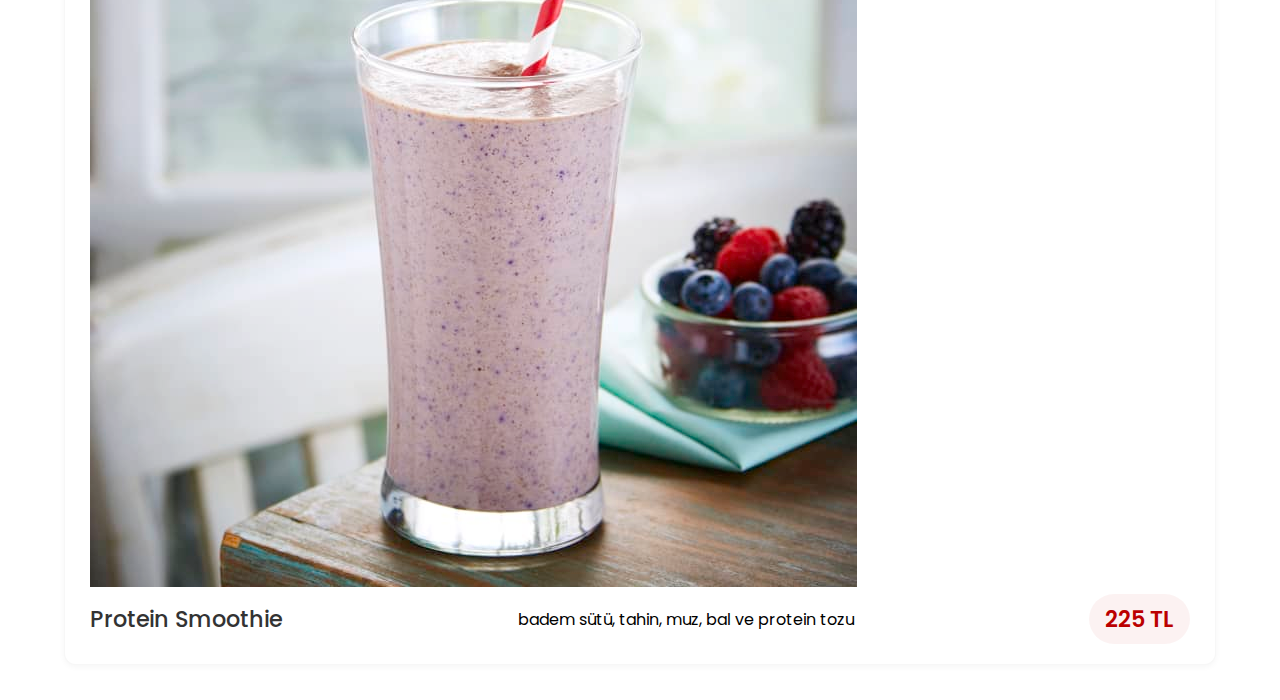
<file: smoothies.html>
<!DOCTYPE html>
<html lang="en">
<head>
    <meta charset="UTF-8">
    <meta name="viewport" content="width=device-width, initial-scale=1.0">
    <title>Smoothies</title>
    <link rel="stylesheet" href="css/icerik.css">
    <link href='https://unpkg.com/boxicons@2.1.4/css/boxicons.min.css' rel='stylesheet'>
</head>
<body>
    <header class="header">
        <a href="index.html" class="logo">Flue.</a>
        <div id="menu-icon" class="menu-icon"><i class='bx bx-menu'></i></div>
            <nav class="navbar">
                <a href="#about">Menü</a>
                <a href="#education">Hakkımızda</a>
                <span class="active-nav"></span>
            </nav>        
    </header>
    
    <!-- Menüdeki kartlar -->
    <section class="card" id="card">
        <h2 class="heading">Smoothies</h2>
        <div class="card-container">            
            <div class="card-box">                
                <div class="image-container">
                    <img src="images/banana.jpg" alt="İçecek Resmi">
                </div>                
                <div class="content">
                    <h4>Banana Smoothie</h4>
                    <p>mango, muz, yer fıstığı ezmesi, süt</p>
                    <span>194 TL</span>
                </div>
            </div>
            <div class="card-box">                
                <div class="image-container">
                    <img src="images/straw.jpg" alt="İçecek Resmi">
                </div>                
                <div class="content">
                    <h4>Strawberry Almond Smoothie</h4>
                    <p>Badem, çilek, süt</p>
                    <span>190 TL</span>
                </div>
            </div>
            <div class="card-box">                
                <div class="image-container">
                    <img src="images/smoothie1.jfif" alt="İçecek Resmi">
                </div>                
                <div class="content">
                    <h4>Signature Smoothie</h4>
                    <p>yer fıstığı ezmesi, yulaf ezmesi hindistan cevizi sütü ve bal</p>
                    <span>205 TL</span>
                </div>
            </div>
            <div class="card-box">                
                <div class="image-container">
                    <img src="images/protein.jpg" alt="İçecek Resmi">
                </div>                
                <div class="content">
                    <h4>Protein Smoothie</h4>
                    <p>badem sütü, tahin, muz, bal ve protein tozu</p>
                    <span>225 TL</span>
                </div>
            </div>
        </div>

    </section>

    <script src="js/script.js"></script>
</body>
</html>
</file>
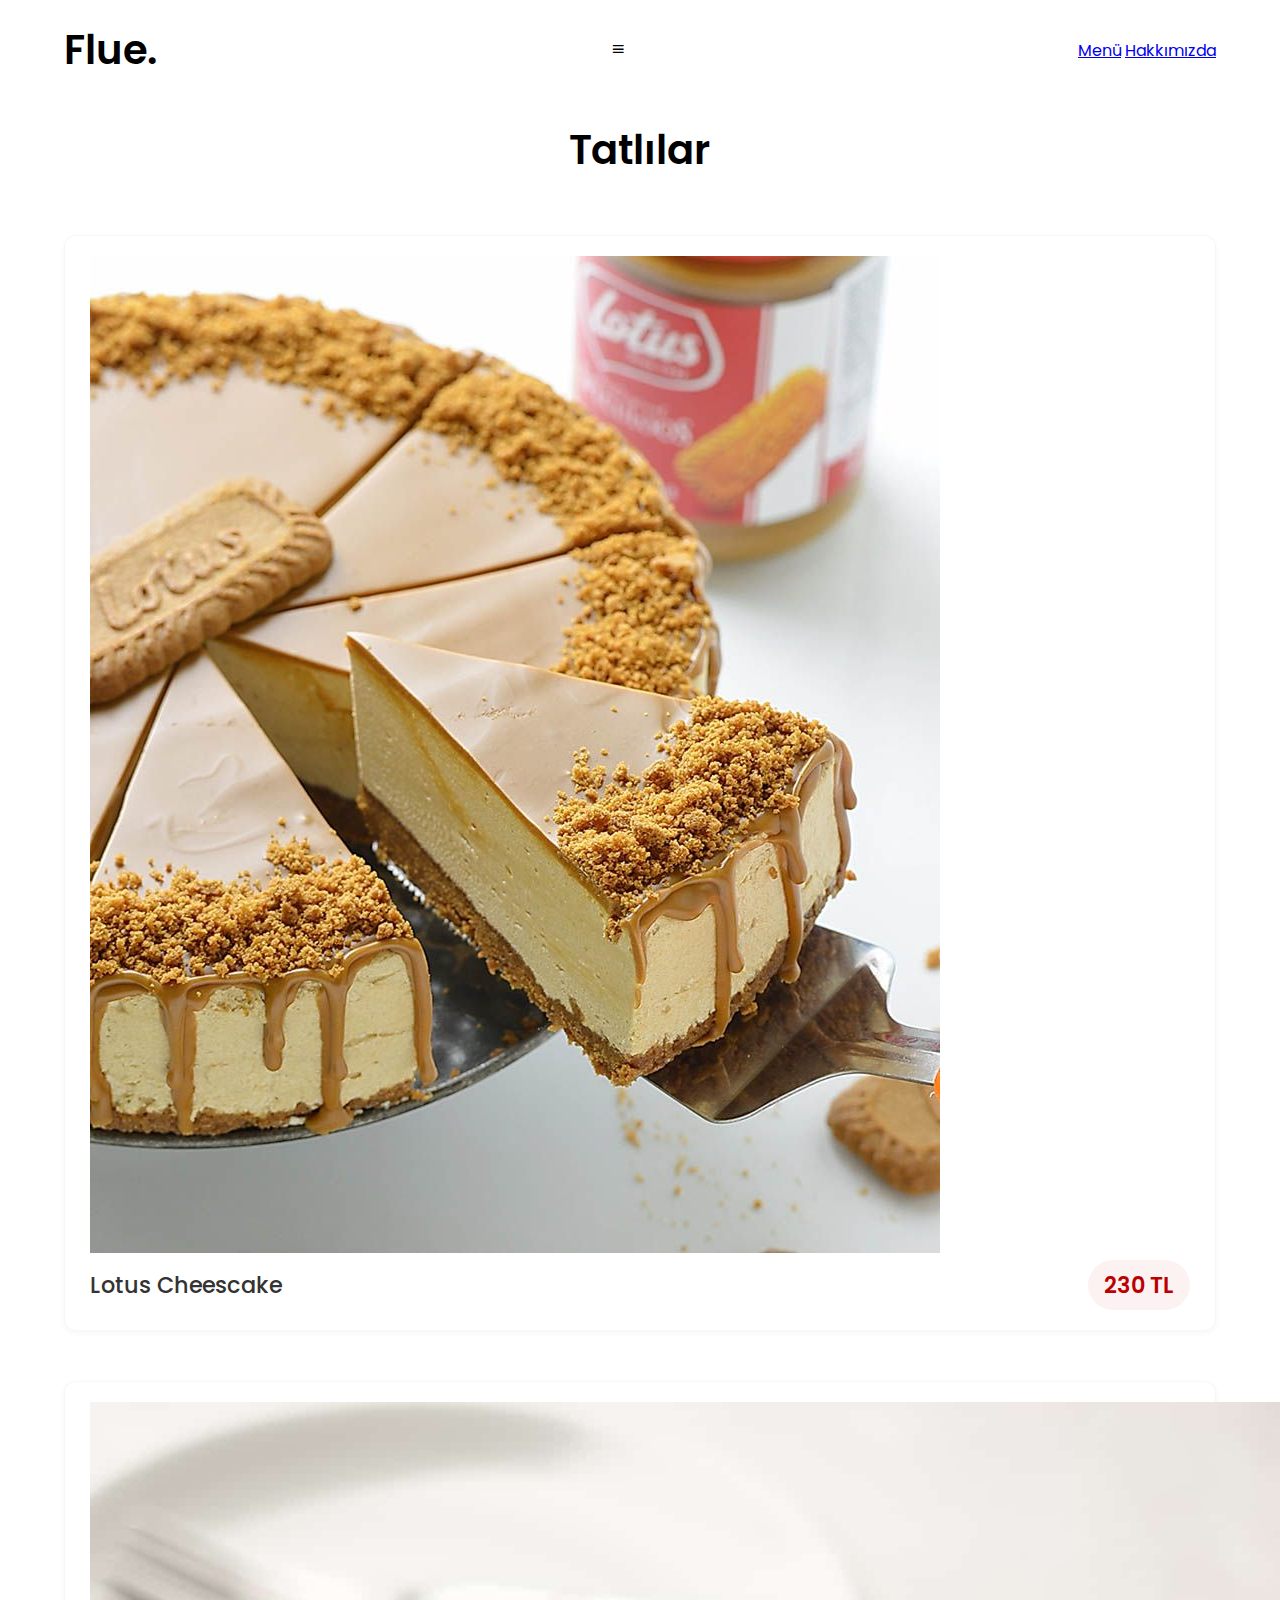
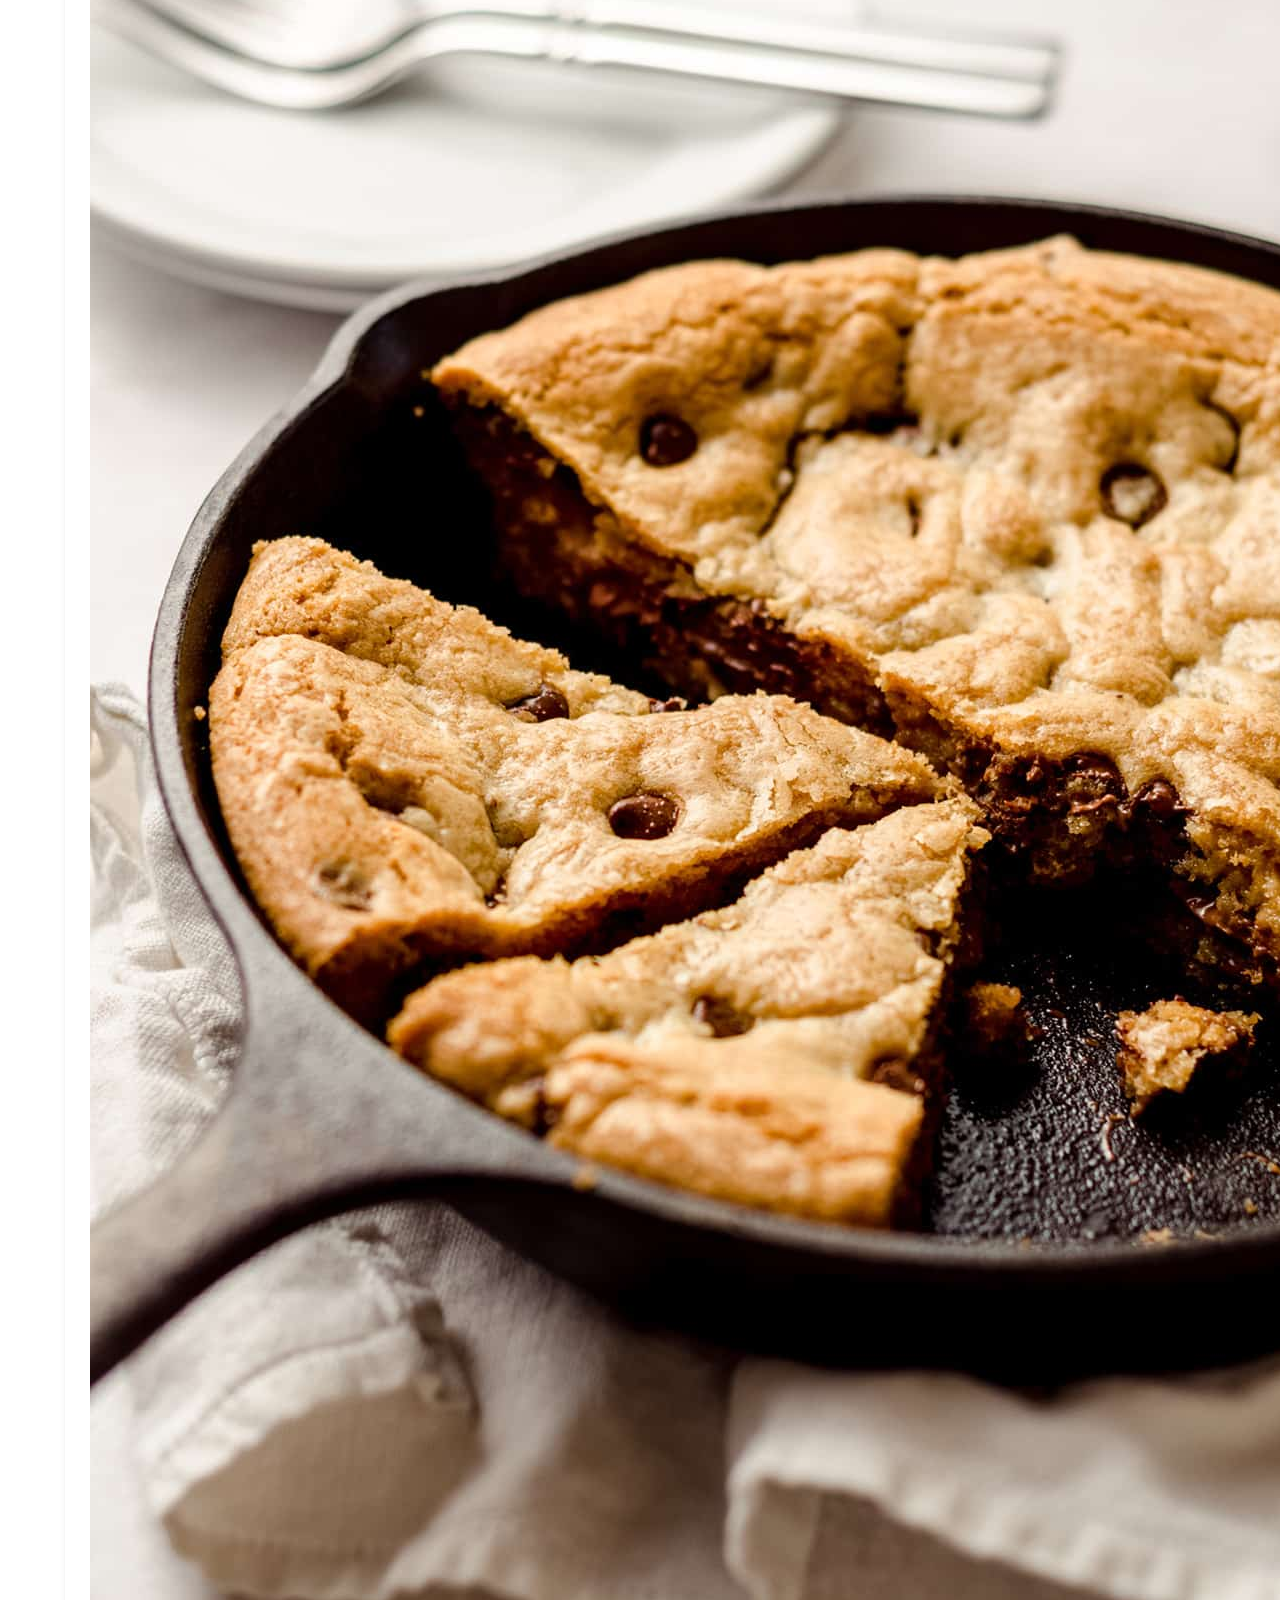
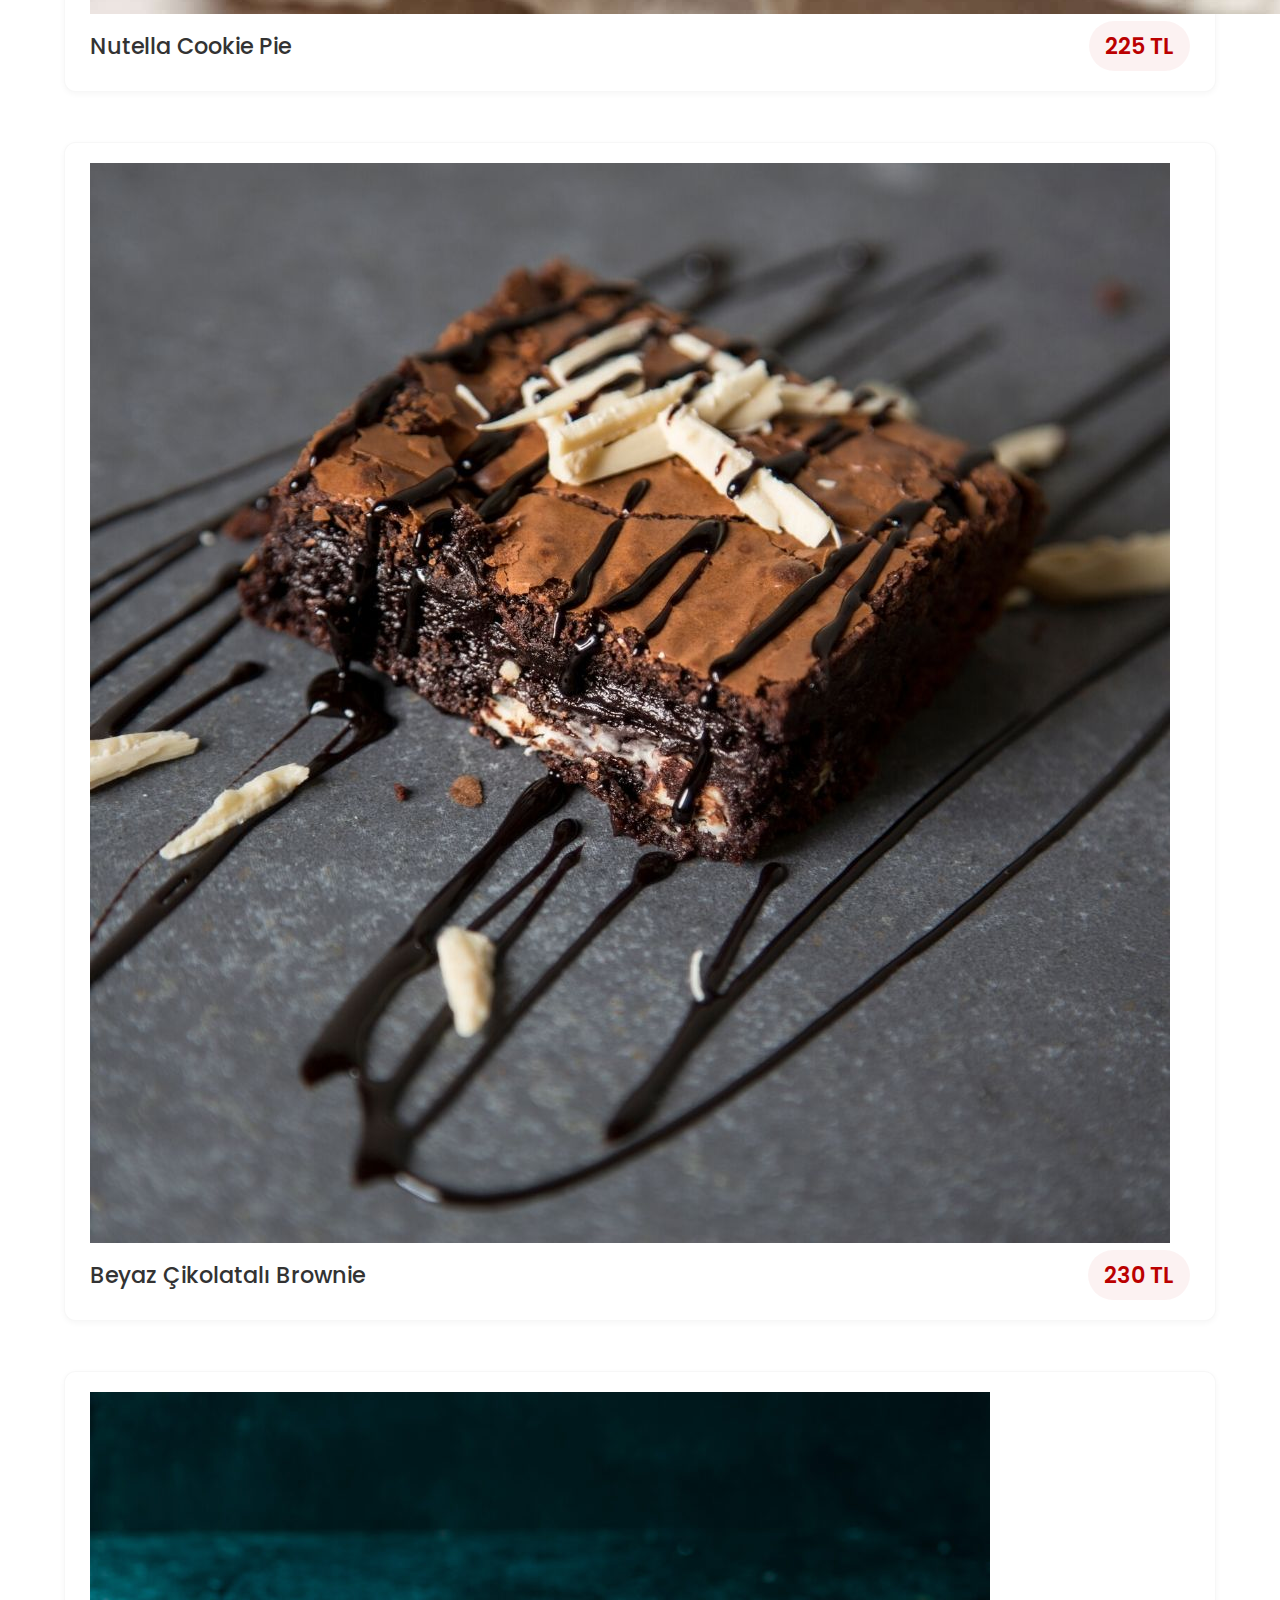
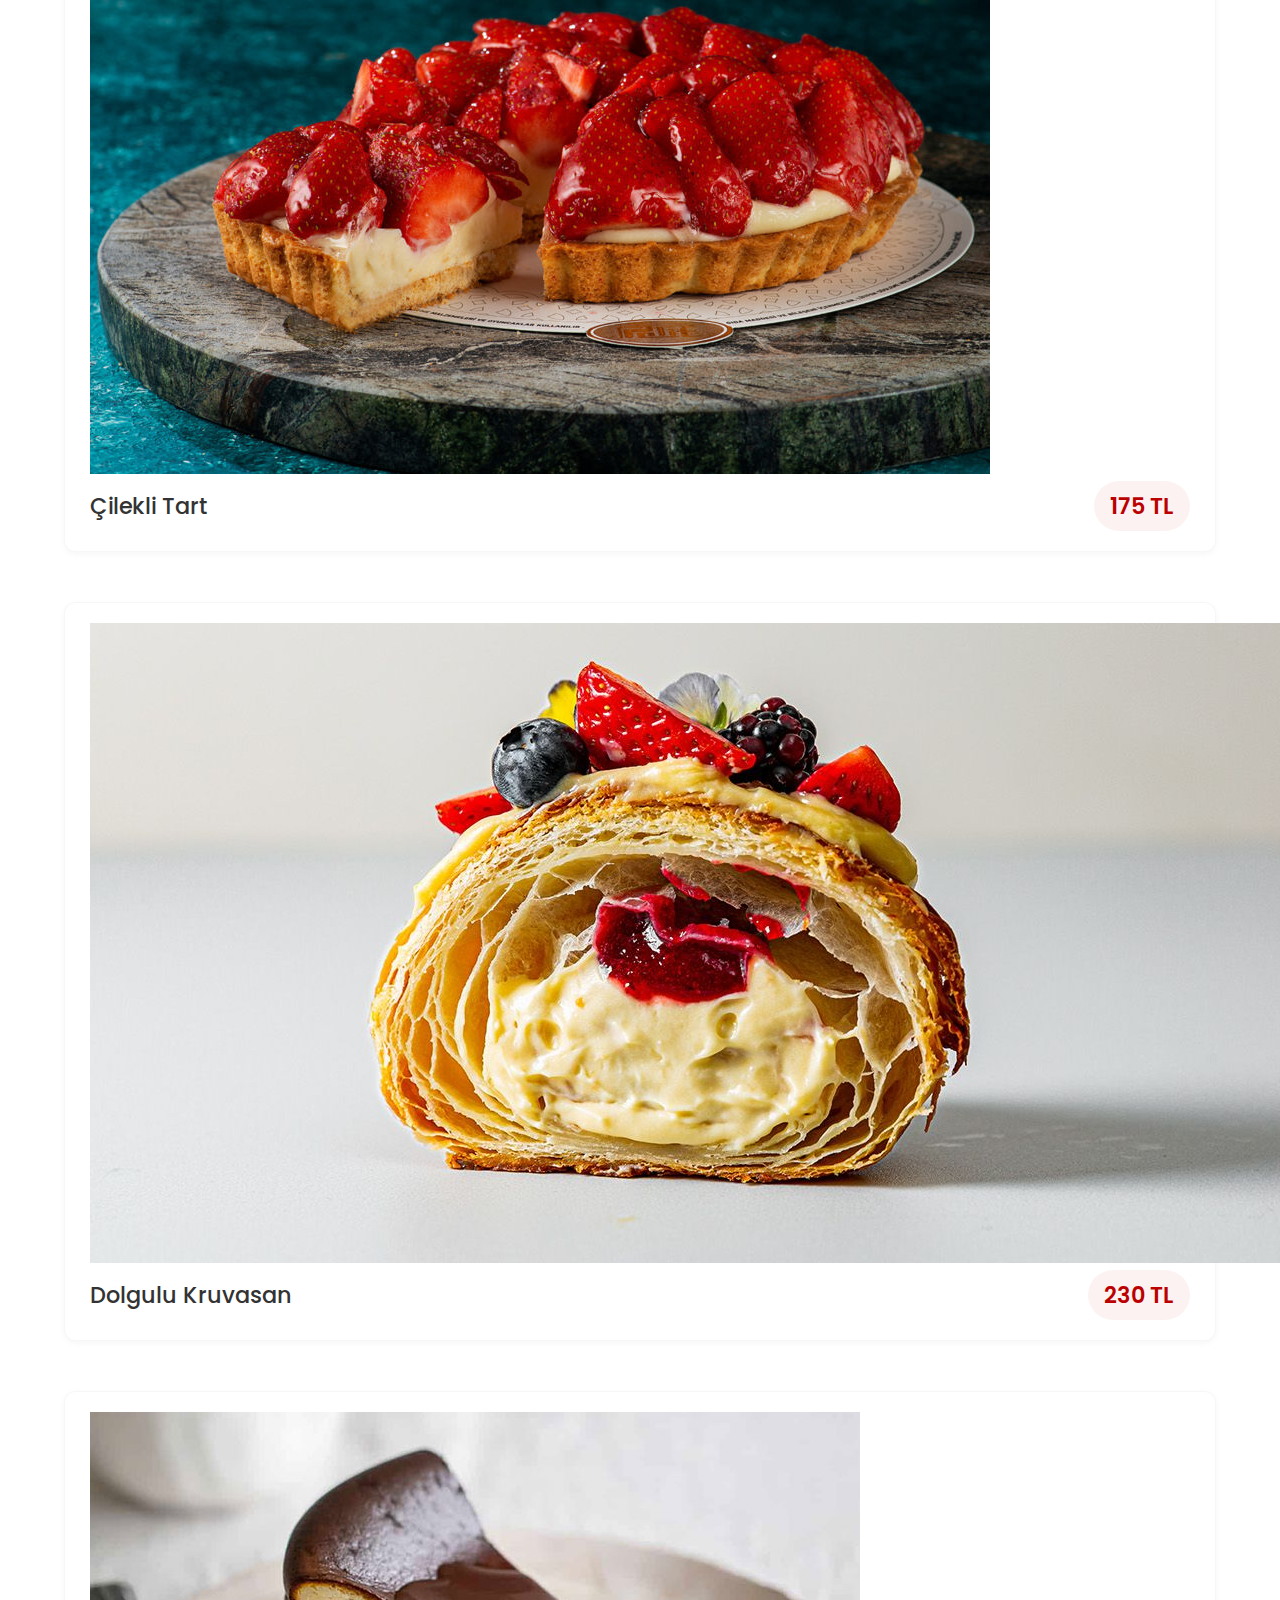
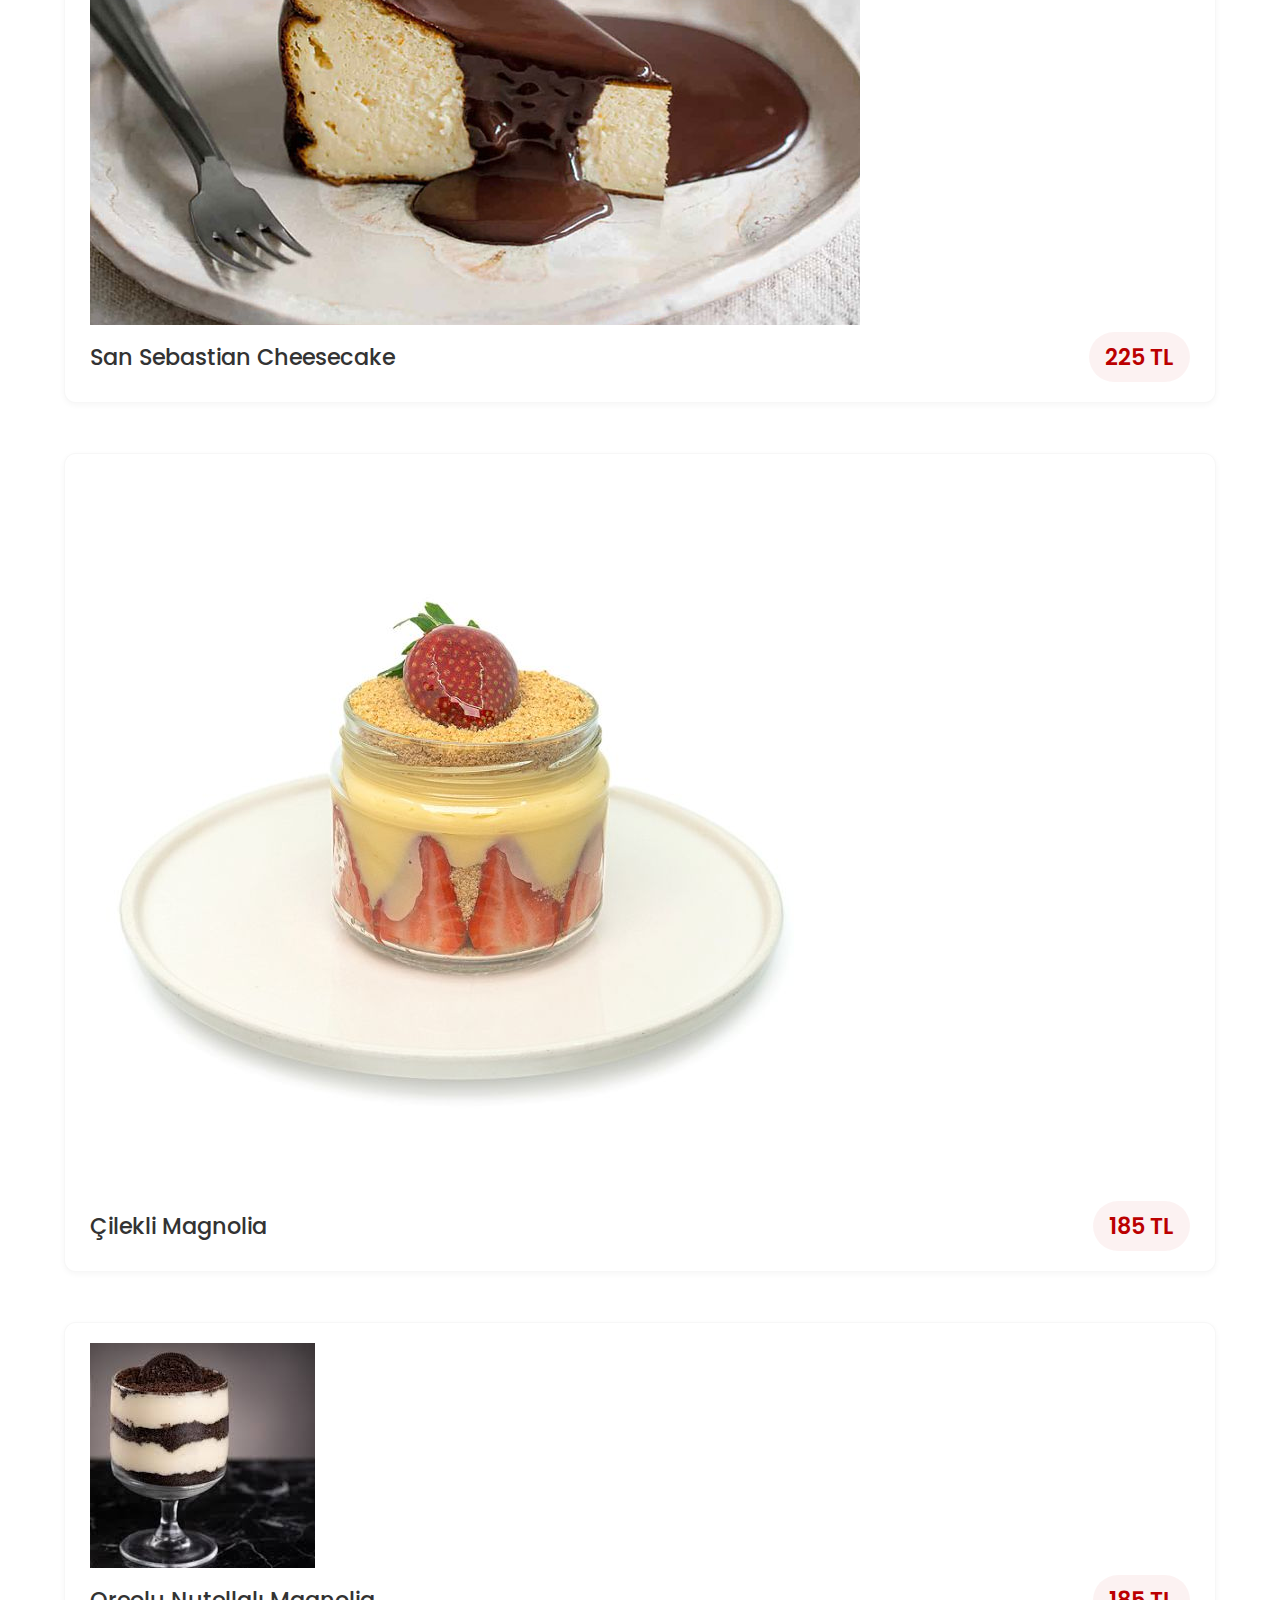
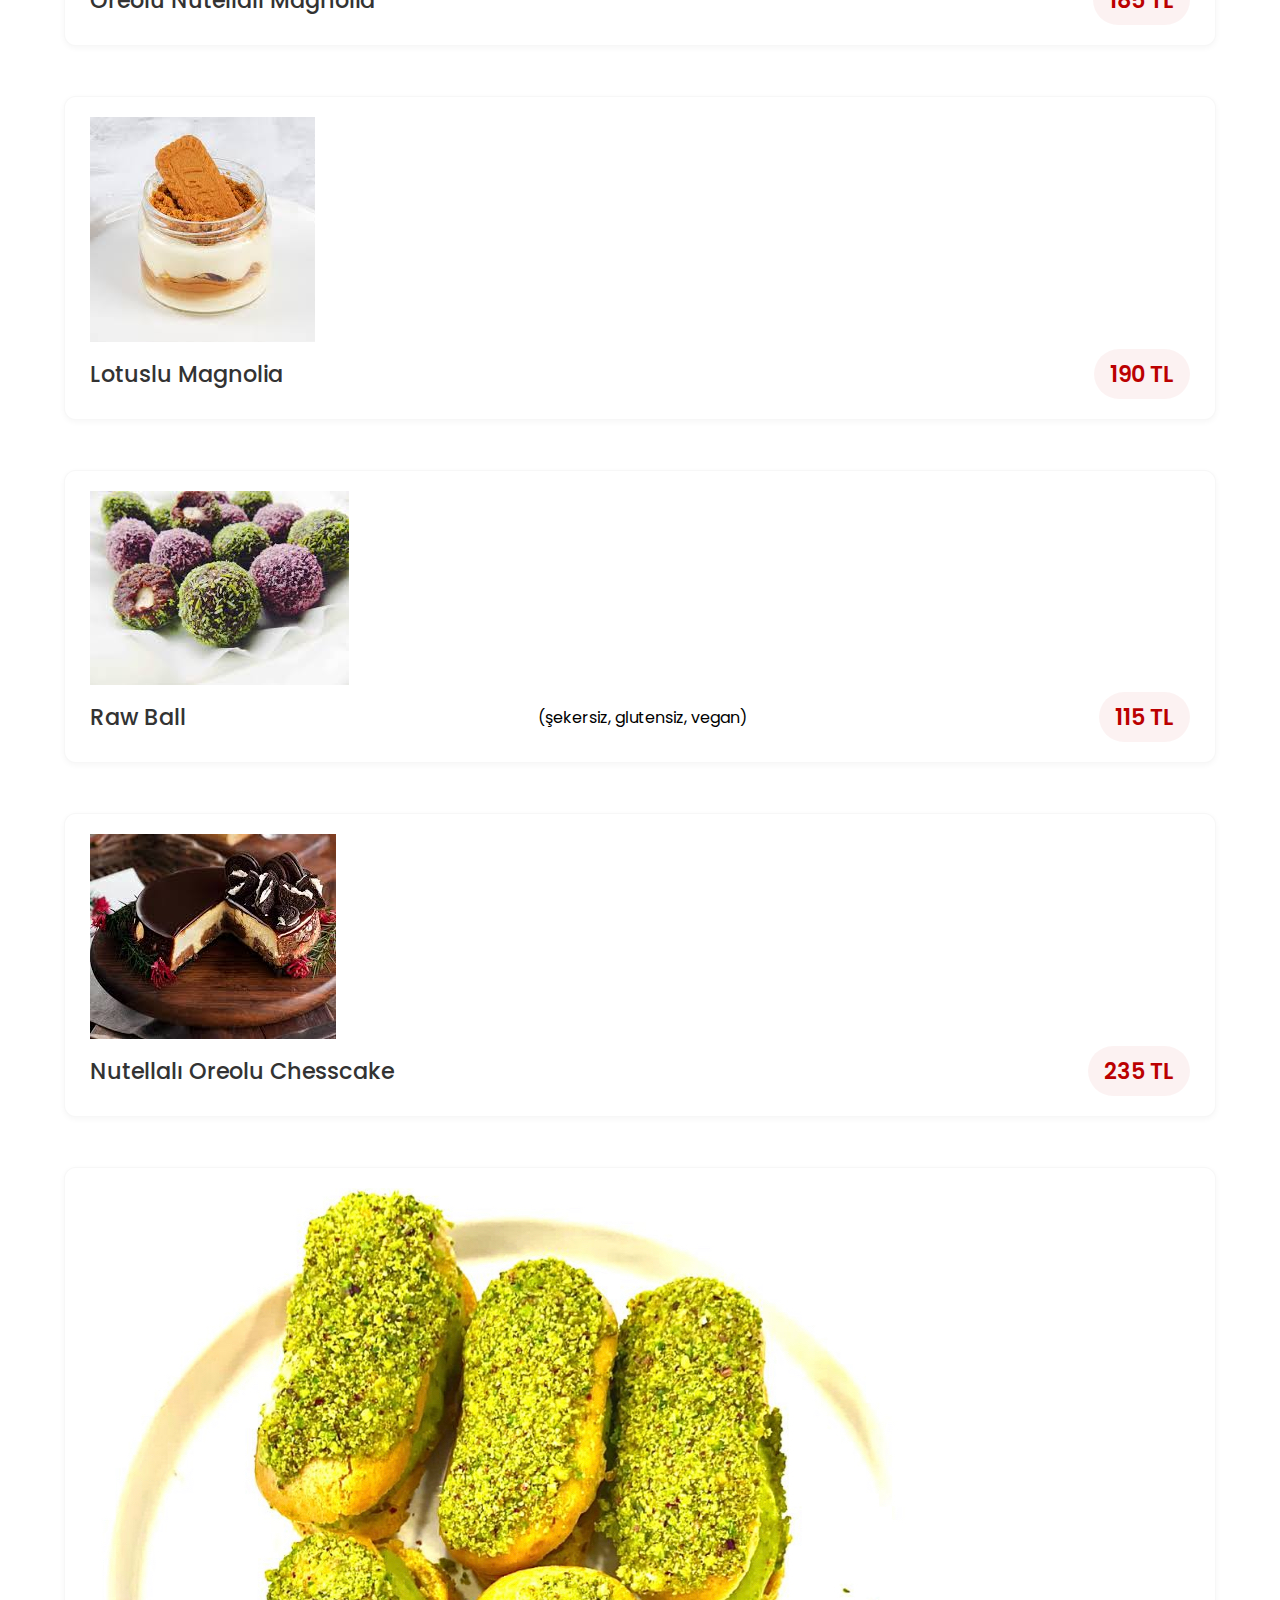
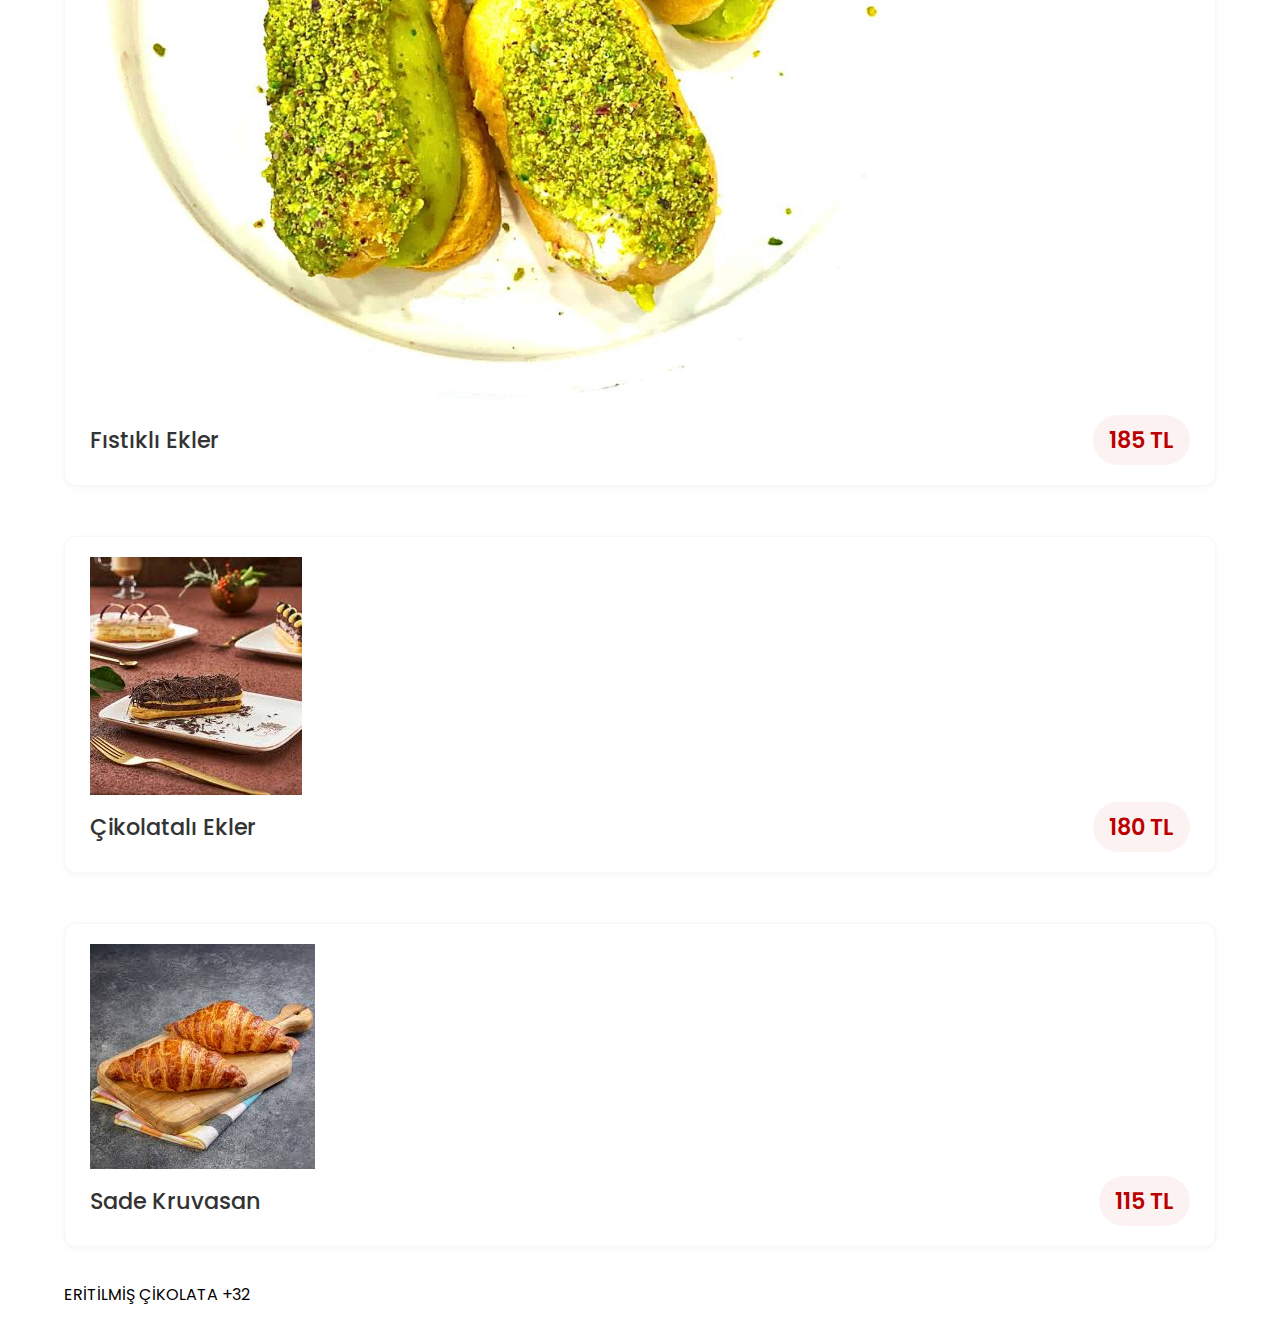
<file: tatlilar.html>
<!DOCTYPE html>
<html lang="en">
<head>
    <meta charset="UTF-8">
    <meta name="viewport" content="width=device-width, initial-scale=1.0">
    <title>Sıcak İcecekler</title>
    <link rel="stylesheet" href="css/icerik.css">
    <link href='https://unpkg.com/boxicons@2.1.4/css/boxicons.min.css' rel='stylesheet'>
</head>
<body>
    <header class="header">
        <a href="index.html" class="logo">Flue.</a>
        <div id="menu-icon" class="menu-icon"><i class='bx bx-menu'></i></div>
            <nav class="navbar">
                <a href="#about">Menü</a>
                <a href="#education">Hakkımızda</a>
                <span class="active-nav"></span>
            </nav>        
    </header>
    
    <!-- Menüdeki kartlar -->
    <section class="card" id="card">
        <h2 class="heading">Tatlılar</h2>
        <div class="card-container">            
            <div class="card-box">                
                <div class="image-container">
                    <img src="images/lotus.jpg" alt="İçecek Resmi">
                </div>                
                <div class="content">
                    <h4>Lotus Cheescake</h4>
                    <span>230 TL</span>
                </div>
            </div>
            <div class="card-box">                
                <div class="image-container">
                    <img src="images/nutella.jpg" alt="İçecek Resmi">
                </div>                
                <div class="content">
                    <h4>Nutella Cookie Pie </h4>
                    <span>225 TL</span>
                </div>
            </div>
            <div class="card-box">                
                <div class="image-container">
                    <img src="images/brownie.jpg" alt="İçecek Resmi">
                </div>                
                <div class="content">
                    <h4>Beyaz Çikolatalı Brownie</h4>
                    <span>230 TL</span>
                </div>
            </div>
            <div class="card-box">                
                <div class="image-container">
                    <img src="images/tart.jpg" alt="İçecek Resmi">
                </div>                
                <div class="content">
                    <h4>Çilekli Tart</h4>
                    <span>175 TL</span>
                </div>
            </div>
            <div class="card-box">                
                <div class="image-container">
                    <img src="images/kruvasan.jpg" alt="İçecek Resmi">
                </div>                
                <div class="content">
                    <h4>Dolgulu Kruvasan</h4>
                    <span>230 TL</span>
                </div>
            </div>
            <div class="card-box">                
                <div class="image-container">
                    <img src="images/sebastian.jpg" alt="İçecek Resmi">
                </div>                
                <div class="content">
                    <h4>San Sebastian Cheesecake</h4>
                    <span>225 TL</span>
                </div>
            </div>
            <div class="card-box">                
                <div class="image-container">
                    <img src="images/magnolia.jpg" alt="İçecek Resmi">
                </div>                
                <div class="content">
                    <h4>Çilekli Magnolia</h4>
                    <span>185 TL</span>
                </div>
            </div>
            <div class="card-box">                
                <div class="image-container">
                    <img src="images/oreo.jfif" alt="İçecek Resmi">
                </div>                
                <div class="content">
                    <h4>Oreolu Nutellalı Magnolia</h4>
                    <span>185 TL</span>
                </div>
            </div>
            <div class="card-box">                
                <div class="image-container">
                    <img src="images/lotusmag.jfif" alt="İçecek Resmi">
                </div>                
                <div class="content">
                    <h4>Lotuslu Magnolia</h4>
                    <span>190 TL</span>
                </div>
            </div>
            <div class="card-box">                
                <div class="image-container">
                    <img src="images/rawball.jfif" alt="İçecek Resmi">
                </div>                
                <div class="content">
                    <h4>Raw Ball</h4>
                    <p>(şekersiz, glutensiz, vegan)</p>
                    <span>115 TL</span>                    
                </div>
            </div>
            <div class="card-box">                
                <div class="image-container">
                    <img src="images/oreoluchesscake.jfif" alt="İçecek Resmi">
                </div>                
                <div class="content">
                    <h4>Nutellalı Oreolu Chesscake</h4>
                    <span>235 TL</span>
                </div>
            </div>
            <div class="card-box">                
                <div class="image-container">
                    <img src="images/fıstıklıekler.jpeg" alt="İçecek Resmi">
                </div>                
                <div class="content">
                    <h4>Fıstıklı Ekler</h4>
                    <span>185 TL</span>
                </div>
            </div>
            <div class="card-box">                
                <div class="image-container">
                    <img src="images/ekler.jfif" alt="İçecek Resmi">
                </div>                
                <div class="content">
                    <h4>Çikolatalı Ekler</h4>
                    <span>180 TL</span>
                </div>
            </div>
            <div class="card-box">                
                <div class="image-container">
                    <img src="images/sadekruvasan.jfif" alt="İçecek Resmi">
                </div>                
                <div class="content">
                    <h4>Sade Kruvasan</h4>
                    <span>115 TL</span>
                </div>
            </div>

            <div class="chocolate-info">
                <p>ERİTİLMİŞ ÇİKOLATA +32 </p>
            </div>
        </div>

    </section>

    <script src="js/script.js"></script>
</body>
</html>
</file>
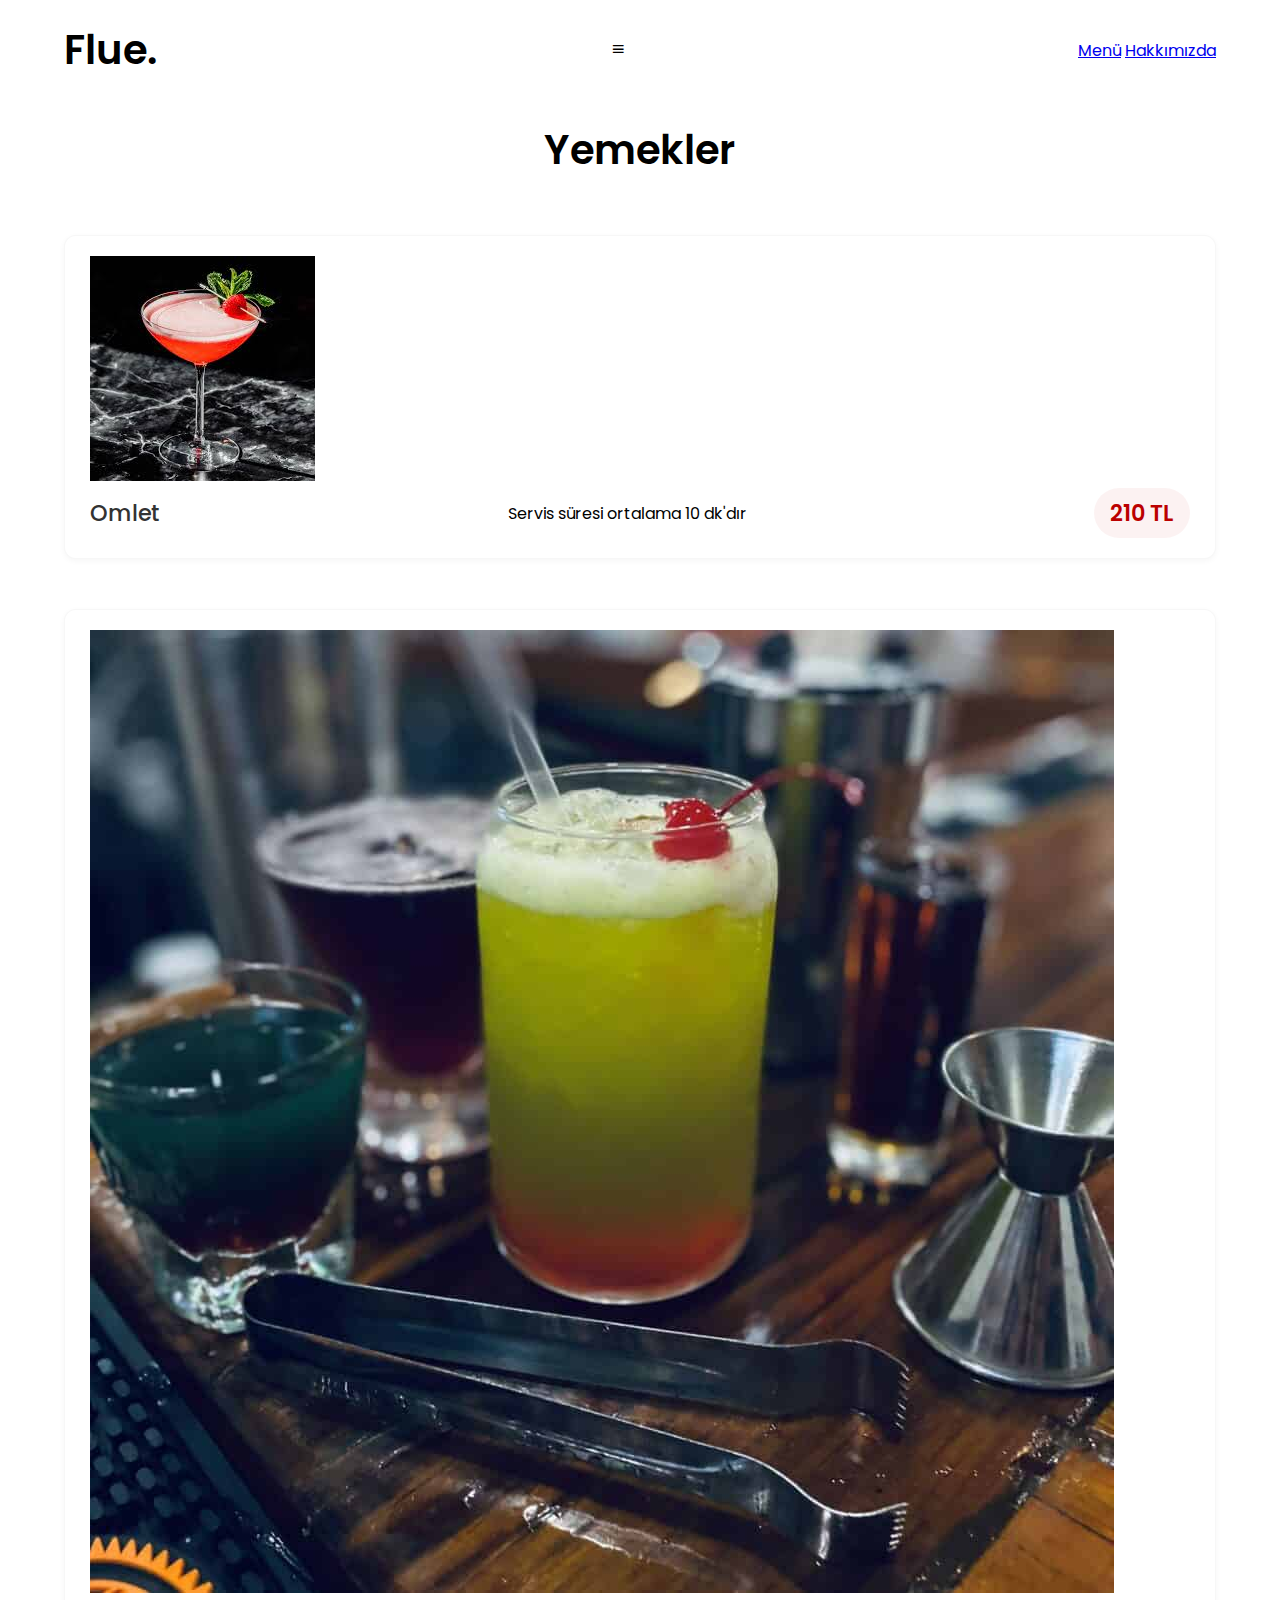
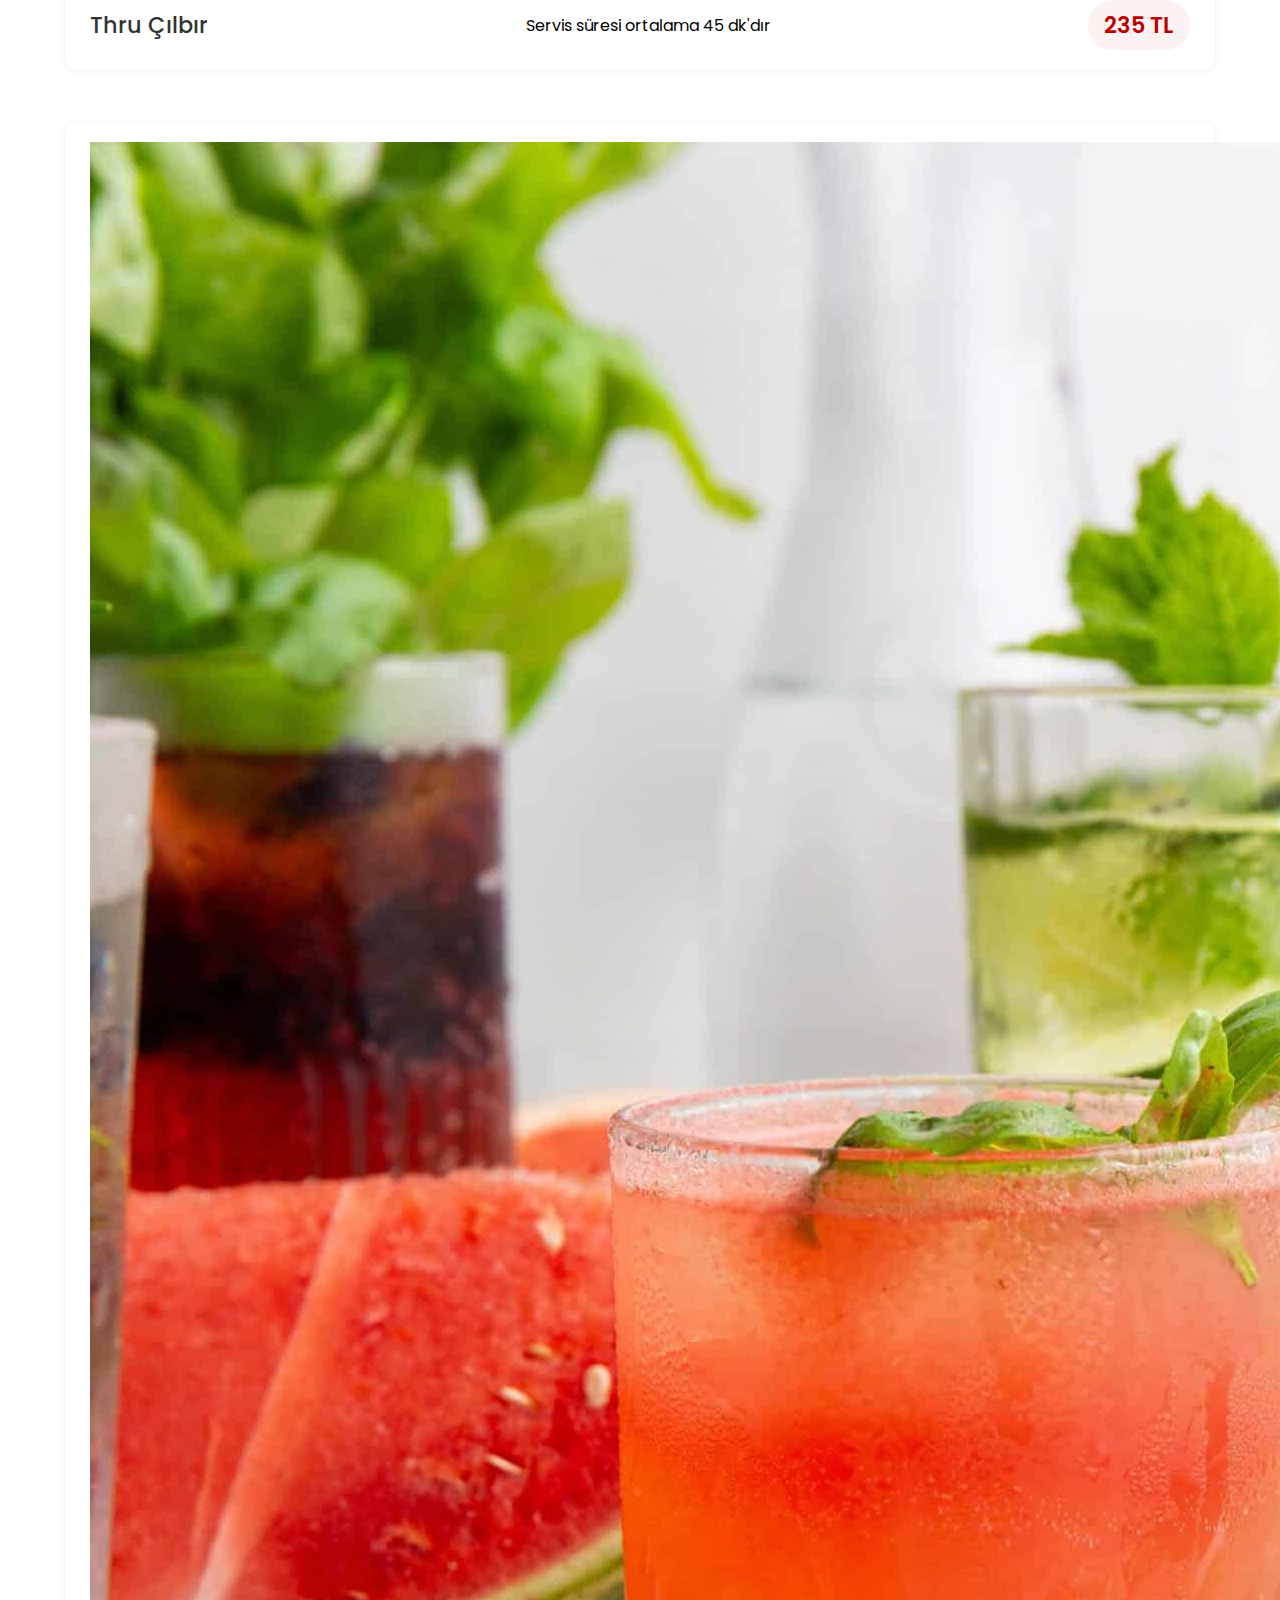
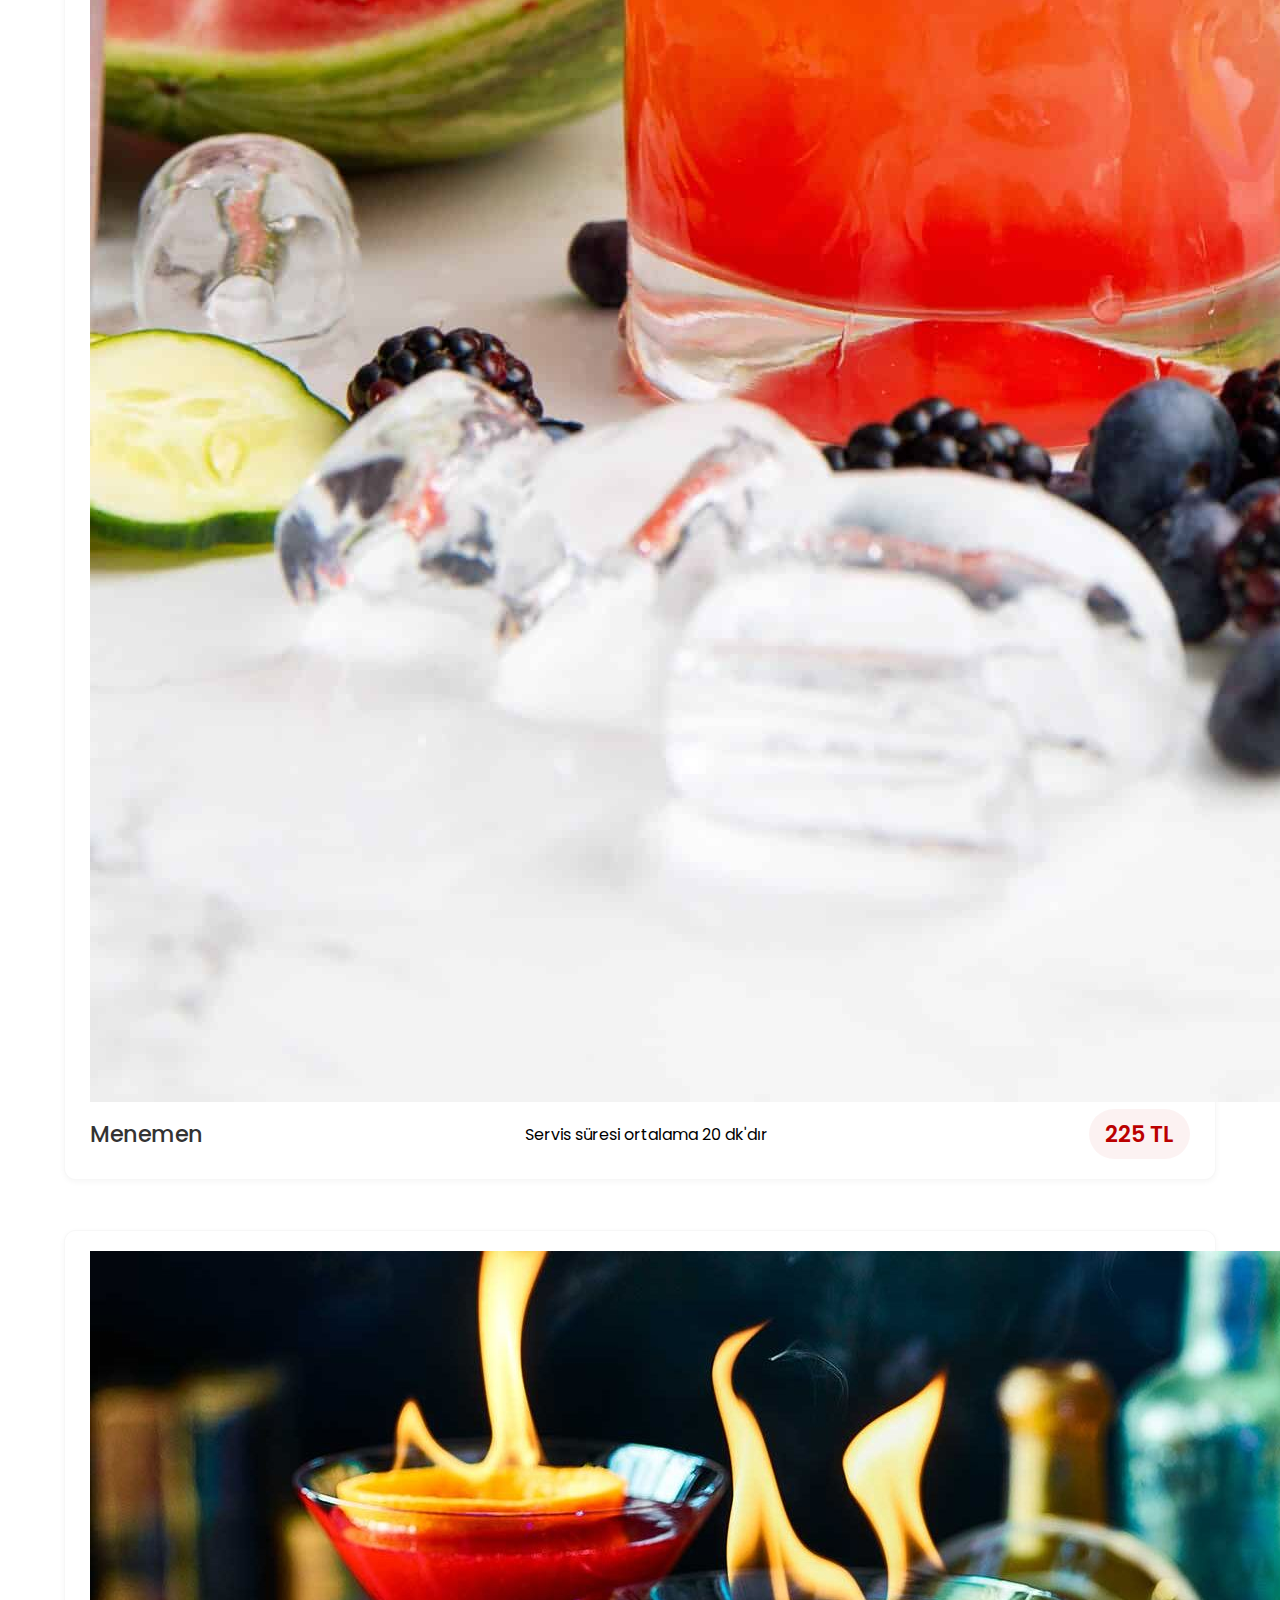
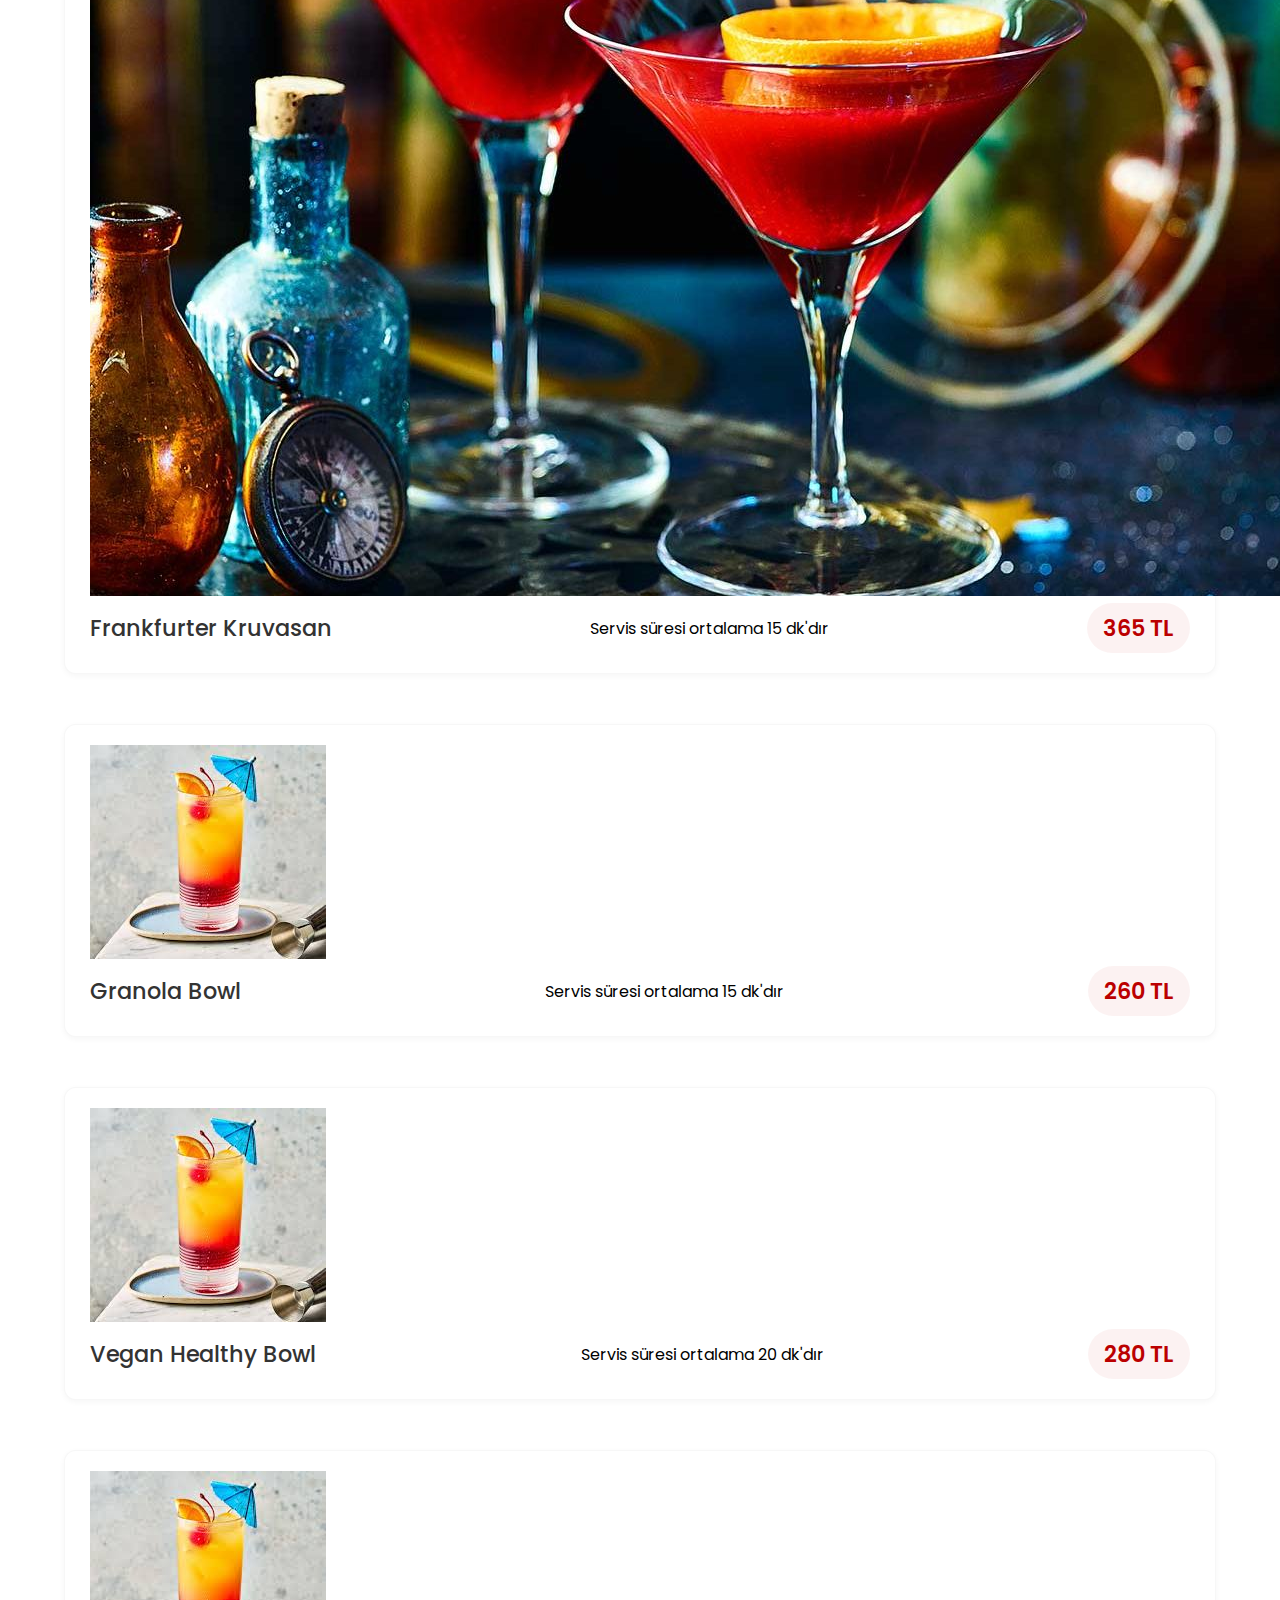
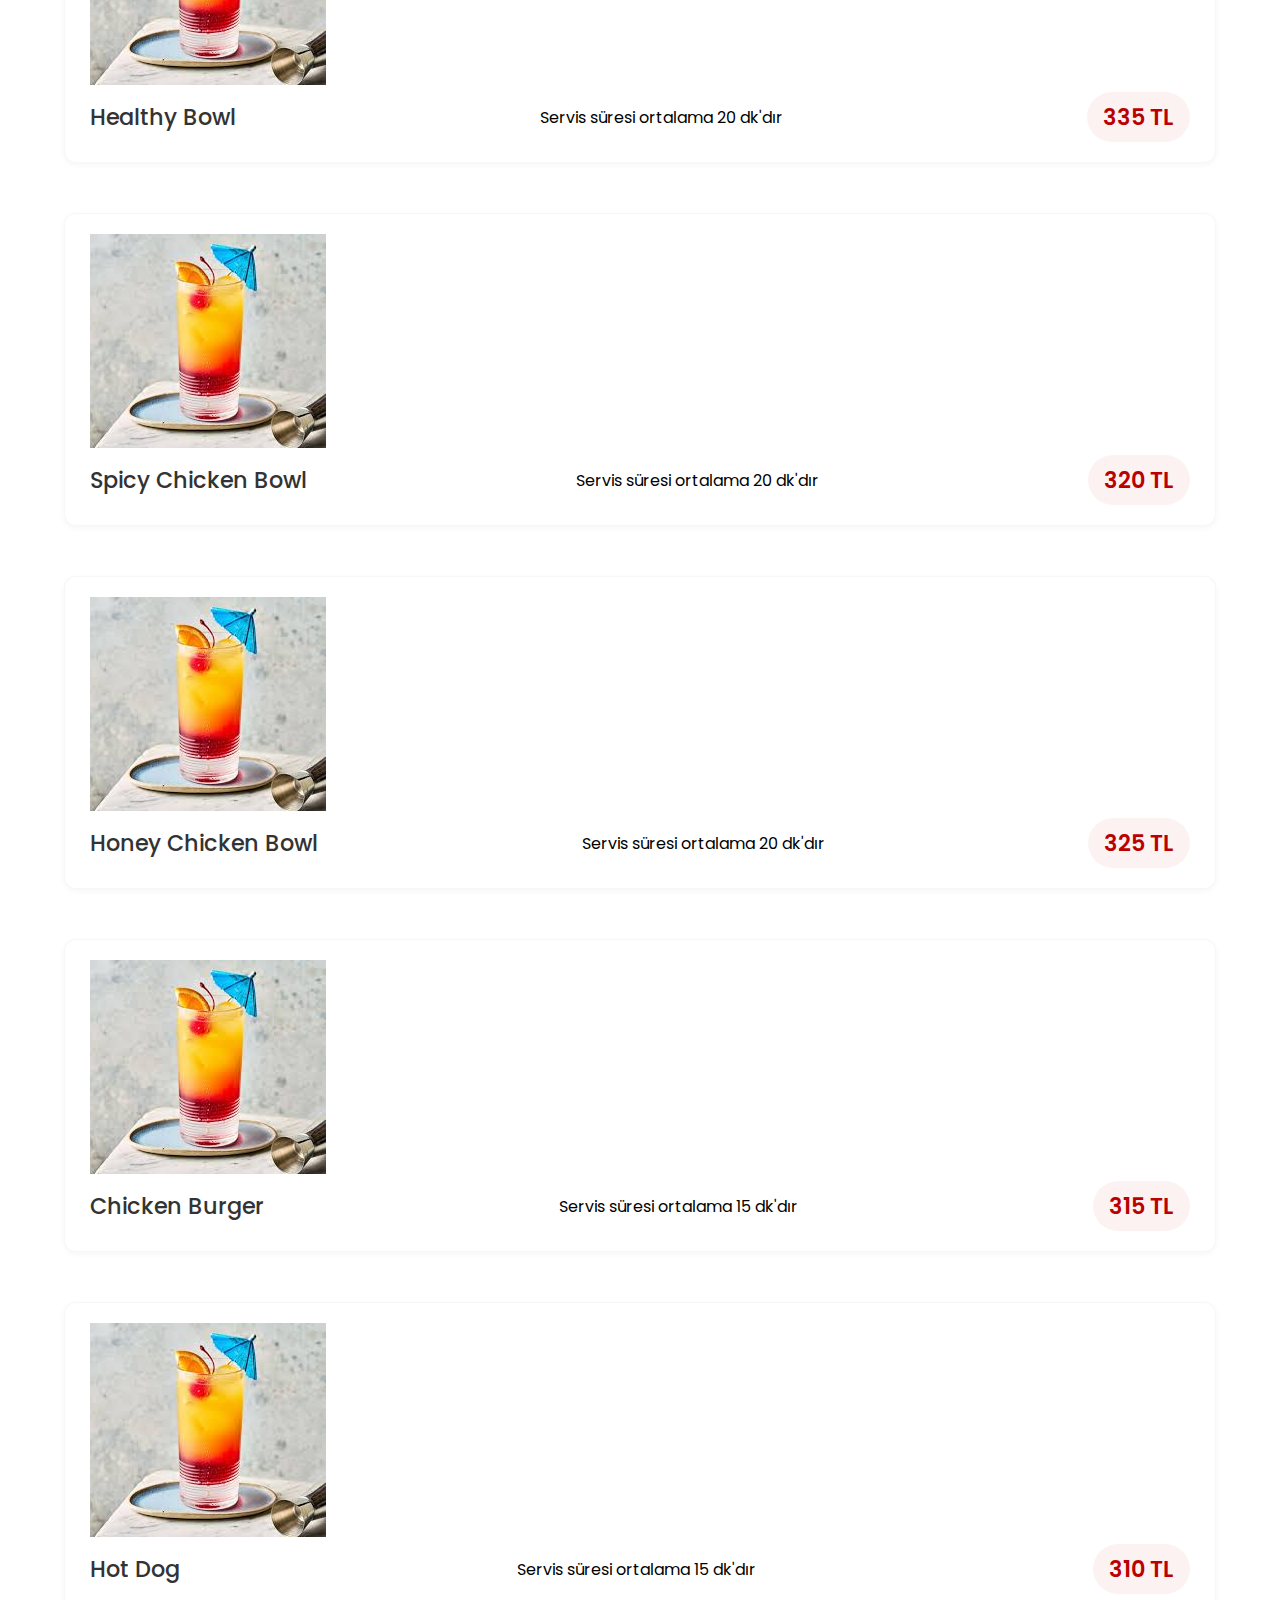
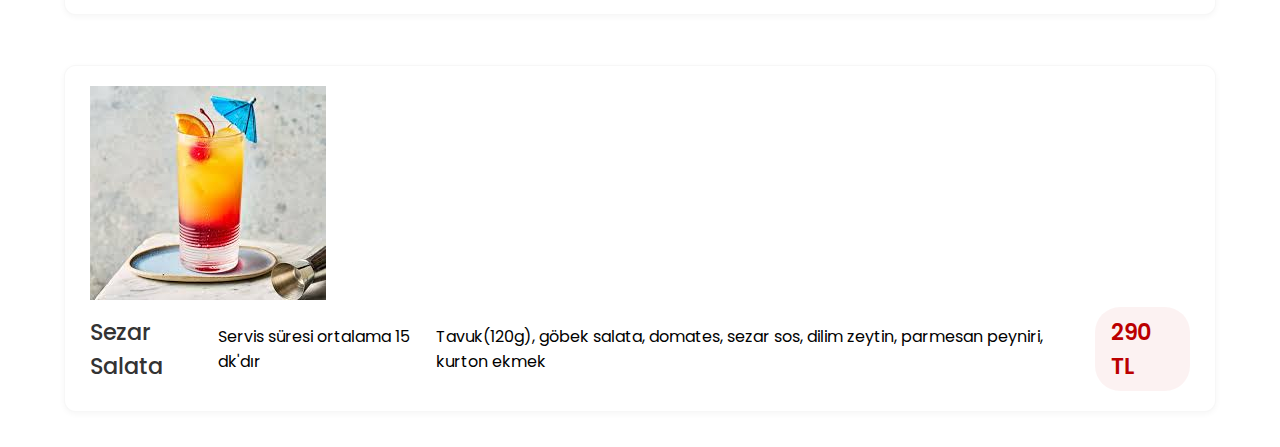
<file: yemekler.html>
<!DOCTYPE html>
<html lang="en">
<head>
    <meta charset="UTF-8">
    <meta name="viewport" content="width=device-width, initial-scale=1.0">
    <title>Yemekler</title>
    <link rel="stylesheet" href="css/icerik.css">
    <link href='https://unpkg.com/boxicons@2.1.4/css/boxicons.min.css' rel='stylesheet'>
</head>
<body>
    <header class="header">
        <a href="index.html" class="logo">Flue.</a>
        <div id="menu-icon" class="menu-icon"><i class='bx bx-menu'></i></div>
            <nav class="navbar">
                <a href="#about">Menü</a>
                <a href="#education">Hakkımızda</a>
                <span class="active-nav"></span>
            </nav>        
    </header>
    
    <!-- Menüdeki kartlar -->
    <section class="card" id="card">
        <h2 class="heading">Yemekler</h2>
        <div class="card-container">            
            <div class="card-box">
                <div class="image-container">
                    <img src="images/coctail2.jfif" alt="İçecek Resmi">
                </div>                
                <div class="content">
                    <h4>Omlet</h4>
                    <p>Servis süresi ortalama 10 dk'dır</p>
                    <span>210 TL</span>
                </div>
            </div>
            <div class="card-box">                
                <div class="image-container">
                    <img src="images/hypnose.jpg" alt="İçecek Resmi">
                </div>                
                <div class="content">
                    <h4>Thru Çılbır</h4>
                    <p>Servis süresi ortalama 45 dk'dır</p>
                    <span>235 TL</span>
                </div>
            </div>
            <div class="card-box">                
                <div class="image-container">
                    <img src="images/redbas.jpg" alt="İçecek Resmi">
                </div>                
                <div class="content">
                    <h4>Menemen</h4>
                    <p>Servis süresi ortalama 20 dk'dır</p>
                    <span>225 TL</span>
                </div>
            </div>
            <div class="card-box">                
                <div class="image-container">
                    <img src="images/coctail3.jpg" alt="İçecek Resmi">
                </div>                
                <div class="content">
                    <h4>Frankfurter Kruvasan </h4>
                    <p>Servis süresi ortalama 15 dk'dır</p>
                    <span>365 TL</span>
                </div>
            </div>
            <div class="card-box">                
                <div class="image-container">
                    <img src="images/coctail.jfif" alt="İçecek Resmi">
                </div>                
                <div class="content">
                    <h4>Granola Bowl</h4>
                    <p>Servis süresi ortalama 15 dk'dır</p>
                    <span>260 TL</span>
                </div>
            </div>
            <div class="card-box">                
                <div class="image-container">
                    <img src="images/coctail.jfif" alt="İçecek Resmi">
                </div>                
                <div class="content">
                    <h4>Vegan Healthy Bowl</h4>
                    <p>Servis süresi ortalama 20 dk'dır</p>
                    <span>280 TL</span>
                </div>
            </div>
            <div class="card-box">                
                <div class="image-container">
                    <img src="images/coctail.jfif" alt="İçecek Resmi">
                </div>                
                <div class="content">
                    <h4>Healthy Bowl</h4>
                    <p>Servis süresi ortalama 20 dk'dır</p>
                    <span>335 TL</span>
                </div>
            </div>
            <div class="card-box">                
                <div class="image-container">
                    <img src="images/coctail.jfif" alt="İçecek Resmi">
                </div>                
                <div class="content">
                    <h4>Spicy Chicken Bowl</h4>
                    <p>Servis süresi ortalama 20 dk'dır</p>
                    <span>320 TL</span>
                </div>
            </div>
            <div class="card-box">                
                <div class="image-container">
                    <img src="images/coctail.jfif" alt="İçecek Resmi">
                </div>                
                <div class="content">
                    <h4>Honey Chicken Bowl</h4>
                    <p>Servis süresi ortalama 20 dk'dır</p>
                    <span>325 TL</span>
                </div>
            </div>
            <div class="card-box">                
                <div class="image-container">
                    <img src="images/coctail.jfif" alt="İçecek Resmi">
                </div>                
                <div class="content">
                    <h4>Chicken Burger</h4>
                    <p>Servis süresi ortalama 15 dk'dır</p>
                    <span>315 TL</span>
                </div>
            </div>
            <div class="card-box">                
                <div class="image-container">
                    <img src="images/coctail.jfif" alt="İçecek Resmi">
                </div>                
                <div class="content">
                    <h4>Hot Dog</h4>
                    <p>Servis süresi ortalama 15 dk'dır</p>
                    <span>310 TL</span>
                </div>
            </div>
            <div class="card-box">                
                <div class="image-container">
                    <img src="images/coctail.jfif" alt="İçecek Resmi">
                </div>                
                <div class="content">
                    <h4>Sezar Salata</h4>
                    <p>Servis süresi ortalama 15 dk'dır</p> 
                    <div class="ingredients">
                        <p>Tavuk(120g), göbek salata, domates, sezar sos, dilim zeytin, parmesan peyniri, kurton ekmek</p> 
                    </div>                 
                    <span>290 TL</span>
                </div>
                
            </div>

        </div>

    </section>

    <script src="js/script.js"></script>
</body>
</html>
</file>
<file: css/icerik.css>
@import url('https://fonts.googleapis.com/css2?family=Poppins:wght@300;400;500;600;700;800;900&display=swap');

* {
    margin: 0;
    padding: 0;
    box-sizing: border-box;
    font-family: 'Poppins', sans-serif;
}

:root {
    --bg-color: #ffffff;
    --text-color: #000000;
    --main-color: #b00;
}

body {
    background: var(--bg-color);
    color: var(--text-color);
}

.header {
    display: flex;
    justify-content: space-between;
    align-items: center;
    padding: 20px 5%;
    background: var(--bg-color);
}

.logo {
    font-size: 2.5rem;
    color: var(--text-color);
    font-weight: 600;
    text-decoration: none;
}

.slogan {
    font-size: 1.2rem;
    color: var(--main-color);
}

.card {
    padding: 20px 5%;
    max-width: 1400px;
    margin: 0 auto;
}

.heading {
    text-align: center;
    color: var(--text-color);
    font-size: 2.5rem;
    margin-bottom: 40px;
    font-weight: 600;
}

.card-container {
    display: flex;
    flex-direction: column;
    gap: 20px;
}

.card-box {
    background: white;
    padding: 20px 25px;
    margin: 15px 0;
    border-radius: 12px;
    box-shadow: 0 2px 6px rgba(0,0,0,0.04);
    transition: all 0.3s ease;
    border: 1px solid rgba(0,0,0,0.03);
}

.card-box:hover {
    transform: translateX(5px);
    box-shadow: 0 3px 8px rgba(0,0,0,0.08);
}

.card-box .content {
    display: flex;
    justify-content: space-between;
    align-items: center;
}

.card-box h4 {
    margin: 0;
    color: #333;
    font-size: 1.4rem;
    font-weight: 500;
}

.card-box span {
    color: var(--main-color);
    font-weight: 600;
    font-size: 1.4rem;
    background: rgba(187,0,0,0.05);
    padding: 8px 16px;
    border-radius: 25px;
}

.category-header {
    background: linear-gradient(145deg, #ffffff, #f0f0f0);
    padding: 20px 30px;
    margin: 20px 0;
    border-radius: 15px;
    cursor: pointer;
    display: flex;
    justify-content: space-between;
    align-items: center;
    color: var(--main-color);
    font-size: 1.6rem;
    font-weight: 600;
    box-shadow: 0 2px 8px rgba(0,0,0,0.05);
    transition: all 0.3s ease;
    border: 1px solid rgba(0,0,0,0.05);
}

.category-header:hover {
    background: linear-gradient(145deg, #f8f8f8, #eeeeee);
    transform: translateY(-2px);
    box-shadow: 0 4px 12px rgba(0,0,0,0.08);
}

.category-content {
    display: none;
    padding: 10px 20px;
    animation: fadeIn 0.3s ease;
}

@keyframes fadeIn {
    from { opacity: 0; transform: translateY(-10px); }
    to { opacity: 1; transform: translateY(0); }
}

.category-content.active {
    display: block;
}

.toggle-icon {
    font-size: 1.6rem;
    transition: transform 0.3s ease;
    color: var(--main-color);
    opacity: 0.8;
}

.category-header.active .toggle-icon {
    transform: rotate(180deg);
}

.loading {
    text-align: center;
    padding: 20px;
    font-size: 1.2rem;
    color: #666;
}

/* Mobil cihazlar için düzenleme */
@media (max-width: 768px) {
    .header {
        padding: 10px 5%;
    }

    .logo {
        font-size: 1.5rem;
    }

    .slogan {
        font-size: 0.8rem;
    }

    .card {
        padding: 15px 5%;
    }

    .heading {
        font-size: 2rem;
        margin-bottom: 30px;
    }

    .category-header {
        padding: 15px 20px;
        font-size: 1.4rem;
    }

    .card-box {
        padding: 5px 10px;
    }

    .card-box h4 {
        font-size: 1.2rem;
    }

    .card-box span {
        font-size: 1rem;
        padding: 3px 6px;
    }
}

@media (max-width: 480px) {
    .header {
        padding: 10px 5%;
    }

    .logo {
        font-size: 1.5rem;
    }

    .slogan {
        font-size: 0.8rem;
    }

    .card {
        padding: 15px 5%;
    }

    .heading {
        font-size: 1.8rem;
        margin-bottom: 20px;
    }

    .category-header {
        padding: 12px 15px;
        font-size: 1.3rem;
    }

    .card-box {
        padding: 6px 8px;
    }

        .card-box h4 {
            font-size: 1.1rem;
        }

        .card-box span {
            font-size: 1rem;
            padding: 3px 7px;
        }
}
</file>
